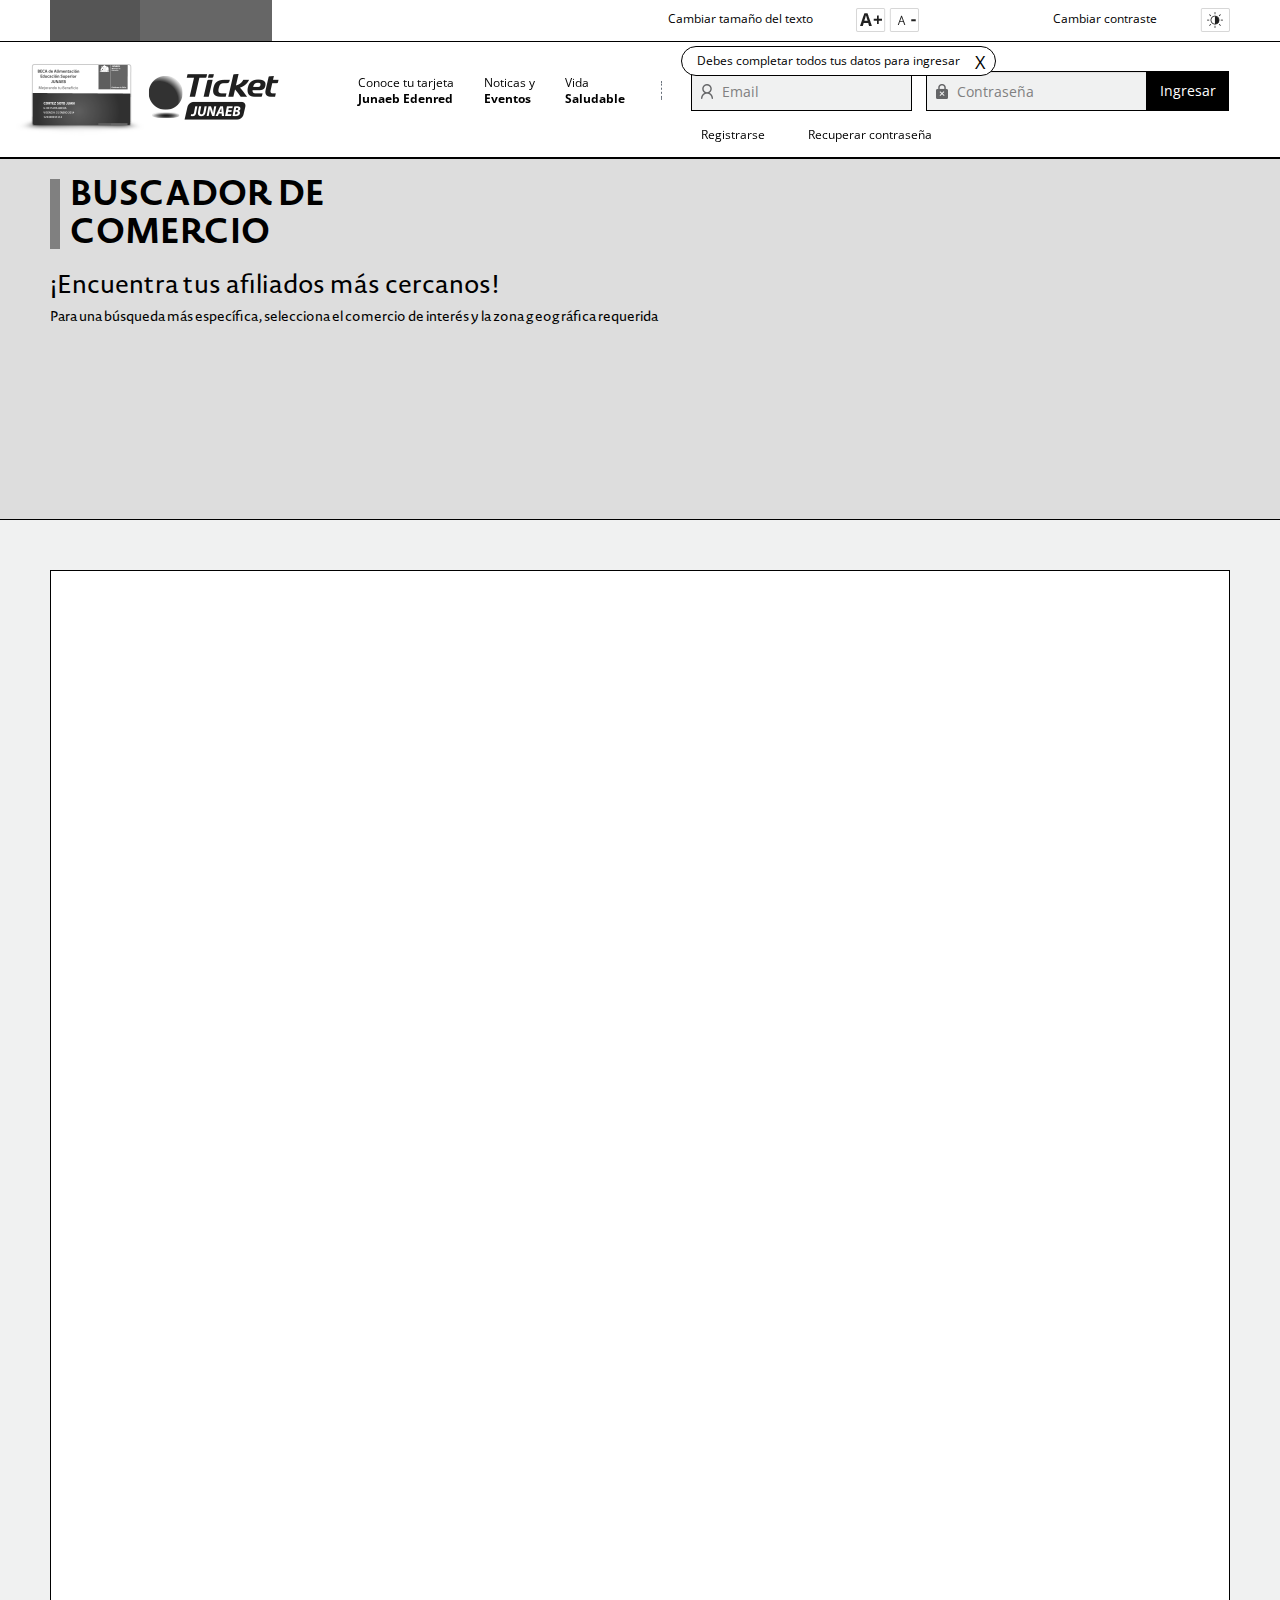
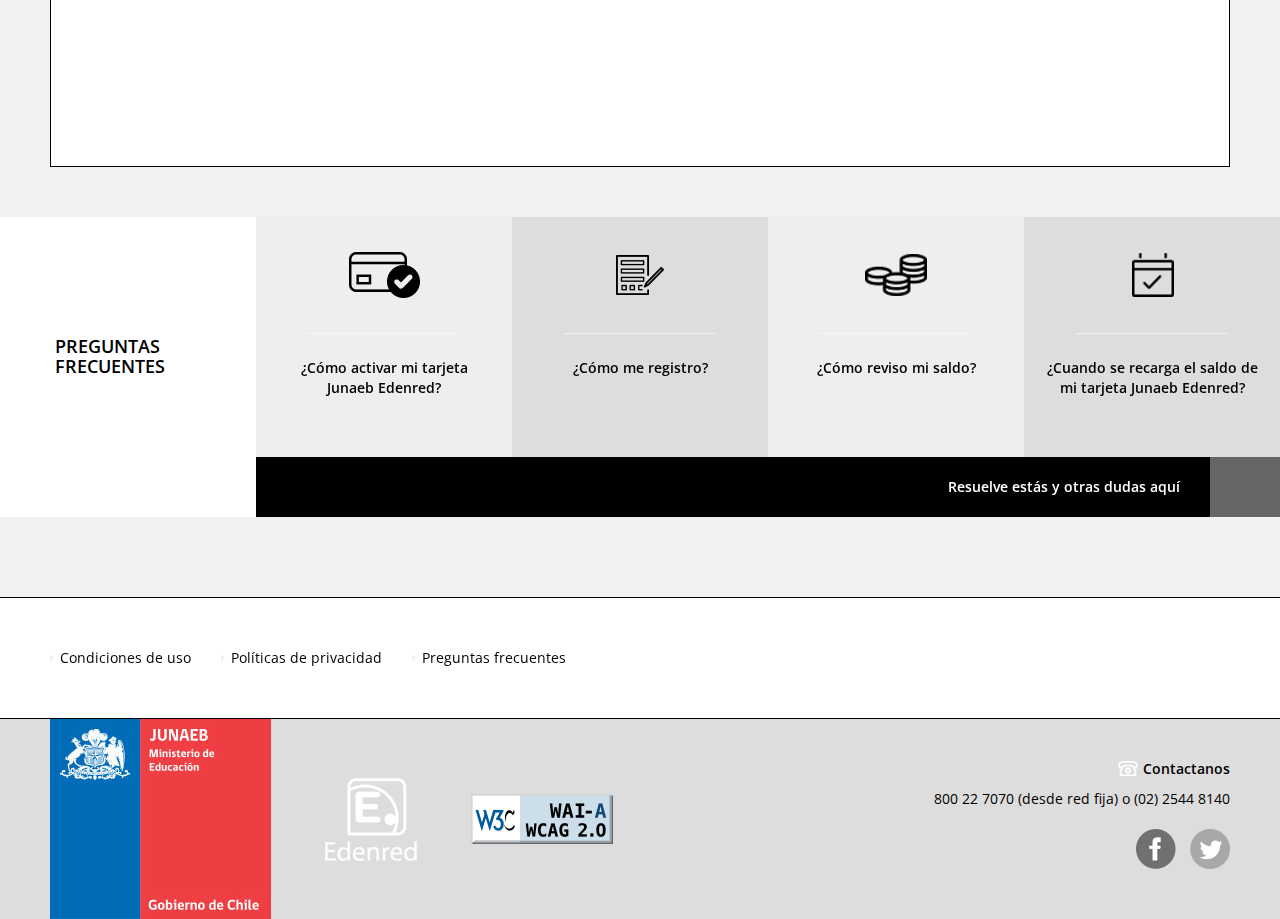
<file: BuscadorDeComercio.html>
<!DOCTYPE html>
<html>
  <head>
    <title>Demo</title>
    <meta charset="utf-8">
    <meta http-equiv="X-UA-Compatible" content="IE=edge,chrome=1">
      <meta name="description" content="Demo project">
    <meta name="viewport" content="width=device-width, initial-scale=1">

    <link href='https://fonts.googleapis.com/css?family=Open+Sans:400,300,300italic,400italic,600,600italic,700,700italic,800,800italic' rel='stylesheet' type='text/css'>

      <!-- <link href="css/Telerik.Web.UI.WebResource.axd" type="text/css" rel="stylesheet"> -->
    <link href="css/sfproject.min.css" type="text/css" rel="stylesheet">

    <!-- <link rel="stylesheet" href="reset.css"> -->
    <link rel="stylesheet" href="style.css">
    <link rel="stylesheet" href="contraste.css">

  </head>
  <body class="standard text-body contraste">  

    <!--  HEADER TICKET JUNAEB-ENDENRED -->
    <div class="header">
      <div id="barra-accesibilidad">
        <div class="container-fluid">
          <div class="row">
            <div class="col-md-4 pl-50">
              <div class="gob-color">
                <div class="blue-gob"></div>
                <div class="red-gob"></div>
              </div>
            </div>
            <div class="col-md-8 pr-50">
              <div class="manejadores">
                <span>Cambiar  tamaño del texto</span>
                <ul class="control-texto">
                  <li><a href="javascript:void(0);" class="increaseFont"><img src="images/btn-aumentar.png" alt="Aumentar tamaño del texto"></a></li>
                  <li><a href="javascript:void(0);" class="resetFont"><img src="images/btn-disminuir.png" alt="Disminuir tamaño del texto"></a></li>
                </ul>
                <span class="cambio-contraste">Cambiar contraste</span>
                <a href="javascript:void(0);" id="contraste"><img src="images/btn-contraste.png" alt="cambiar contraste del sitio"></a>
              </div>
            </div>
          </div>
        </div>
      </div>

      <div>

          <nav class="navbar navbar-endenred">
            <div class="container-fluid pl-50 pr-50">
              <div class="navbar-header">
                <button type="button" class="navbar-toggle collapsed" data-toggle="collapse" data-target="#navbar" aria-expanded="false" aria-controls="navbar">
                  <span class="sr-only">Toggle navigation</span>
                  <span class="icon-bar"></span>
                  <span class="icon-bar"></span>
                  <span class="icon-bar"></span>
                </button>
                <a id="ticketjunaeb" class="navbar-brand" href="#"><img src="images/LogoTicket-Junaeb.png" alt="Logo Beca Ticket Junaeb"></a>
              </div>
              <div id="navbar" class="navbar-collapse collapse no-padding navbar-right">
                <ul class="nav navbar-nav navbar menu-principal f12">
                  <li><a href="http://google.com" accesskey="2">Conoce tu tarjeta <span>Junaeb Edenred</span></a></li>
                  <li><a href="#">Noticas y <span>Eventos</span></a></li>
                  <li><a href="#">Vida <span>Saludable</span></a></li>
                </ul>
                <div class="navbar-form navbar-right formulario-login">
            <div class="msg-login-error">
              Debes completar todos tus datos para ingresar
              <span class="close-msg">X</span>
            </div>
                  <div class="form-group">
                    <input type="text" placeholder="Email" class="form-control mr-10" id="usuario">
                  </div>
                  <div class="form-group fix-login-btn">
                    <input type="password" placeholder="Contraseña" class="form-control" id="password">
                  </div>
                  <button type="submit" class="btn btn-yellow ">Ingresar</button>
                  <div id="recuperar" class="f12">
                    <a href="#">Registrarse </a>
                    <a href="#">Recuperar contraseña </a>
                  </div>
                </div>
              </div><!--/.navbar-collapse -->
            </div>
          </nav>

      </div>

    </div> <!-- FIN HEADER TICKET JUNAEB-ENDENRED -->

    <!-- CONTENIDO TICKET JUNAEB-ENDENRED -->
    <div class="contenido-principal paginas">
      <div class="header-buscador-comercio">
        <div class="container-fluid">
          <div class="row">
            <div class="col-md-12 pl-50 pr-50">
              <h2>Buscador de Comercio</h2>
              <div class="bajada-buscador">
                <h3>¡Encuentra tus afiliados más cercanos!</h3>
                <p>Para una búsqueda más específica, selecciona el comercio de interés y la zona geográfica requerida</p>
              </div>
            </div>
          </div>
        </div>
      </div>
      <div class="area-iframe">
        <div class="container-fluid">
          <div class="row">
            <div class="col-md-12 pl-50 pr-50">
              <div id="buscacomercio">
                <iframe src="http://searchv2.edenred.com/?CountryID=22&ProductID=2&LangueID=1" scrolling="no" frameborder="0"></iframe>
              </div>
            </div>
          </div>
        </div>
      </div>

      <div id="fourth-section">
        <div class="container-fluid">
          <div class="row">
            <div class="titulo-faq">
              <h3>Preguntas Frecuentes</h3>
            </div>
            <div class="listado-faq">
              <a href="#" class="box-faq faq1">
                <img src="images/faq1.png" alt="descripcion 1">
                <p class="f14">¿Cómo activar mi tarjeta Junaeb Edenred?</p>
              </a>
              <a href="#" class="box-faq faq2 bg-black">
                <img src="images/faq2.png" alt="descripcion 2">
                <p class="f14">¿Cómo me registro?</p>
              </a>
              <a href="#" class="box-faq faq3">
                <img src="images/faq3.png" alt="descripcion 3">
                <p class="f14">¿Cómo reviso mi saldo?</p>
              </a>
              <a href="#" class="box-faq faq4">
                <img src="images/faq4.png" alt="descripcion 4">
                <p class="f14">¿Cuando se recarga el saldo de mi tarjeta Junaeb Edenred?</p>
              </a>
              <a href="#" class="btn btn-yellow btn-arrow btn-block">Resuelve estás y otras dudas aquí</a>
            </div>

          </div>
        </div>
      </div>

    </div><!-- FIN CONTENIDO TICKET JUNAEB-ENDENRED -->

    <!-- FOOTER TICKET JUNAEB-ENDENRED -->
    <div id="footer-junaeb">
      <div class="foot1">
        <div class="container-fluid">
          <div class="row">
            <div class="col-md-8 pl-50">
              <ul class="menu-footer">
                  <li><a href="#">Condiciones de uso</a></li>
                  <li><a href="#">Políticas de privacidad</a></li>
                  <li><a href="#">Preguntas frecuentes</a></li>
              </ul>
            </div>
          </div>
        </div>
      </div>
      <div class="foot2">
        <div class="container-fluid">
          <div class="row">
            <div class="col-md-8 pl-50 logos-footer">
              <span><img src="images/logo-junaeb.jpg" alt="Logo Junaeb - Gobierno de Chile"></span>
              <span class="logo-edenred"><img src="images/logo-edenred.png" alt="Logo Edenred"></span>
              <span class="logo-w3"><img src="images/accesibilidad.png" alt="Logo W3C - Accesibilidad"></span>
            </div>
            <div class="col-md-4 pr-50">
              <div class="datos-contacto f14">
                <span>Contactanos</span>
                 <p>800 22 7070 (desde red fija) o (02) 2544 8140</p>
                 <a href="#"><img src="images/facebook.png" alt="facebook"></a>
                 <a href="#"><img src="images/twitter.png" alt="twitter"></a>
              </div>
            </div>
          </div>
        </div>
      </div>
    </div><!-- FIN FOOTER TICKET JUNAEB-ENDENRED -->


  </body>
  <!-- jQuery (necessary for Bootstrap's JavaScript plugins) -->
    <script src="https://ajax.googleapis.com/ajax/libs/jquery/1.11.3/jquery.min.js"></script>
    <!-- Include all compiled plugins (below), or include individual files as needed -->
    <script src="js/bootstrap.min.js"></script>
    <script src="resize-text.js"></script>
    <!-- Ocultar mensaje de error al click -->
    <script>
      $('.msg-login-error').on('click', function () {
        $(this).addClass('hidden')
    });
    </script>
</html>
</file>
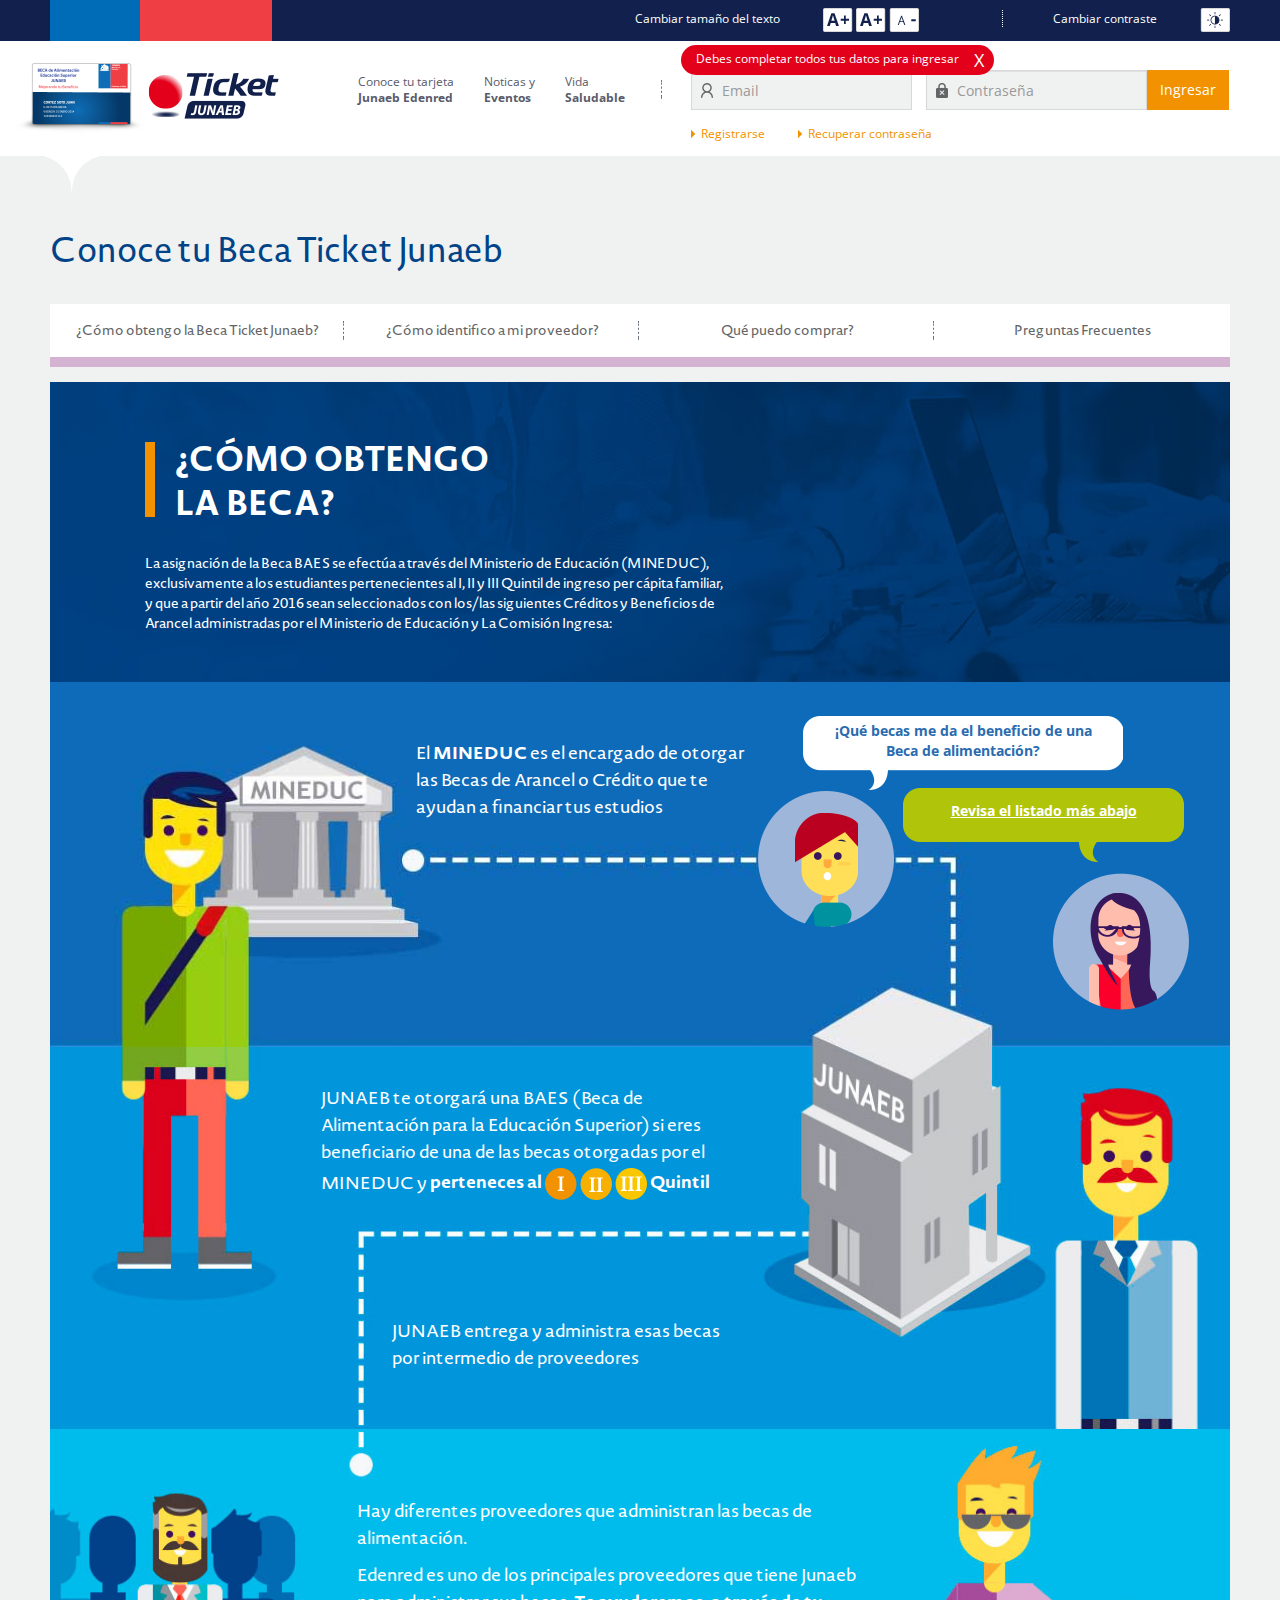
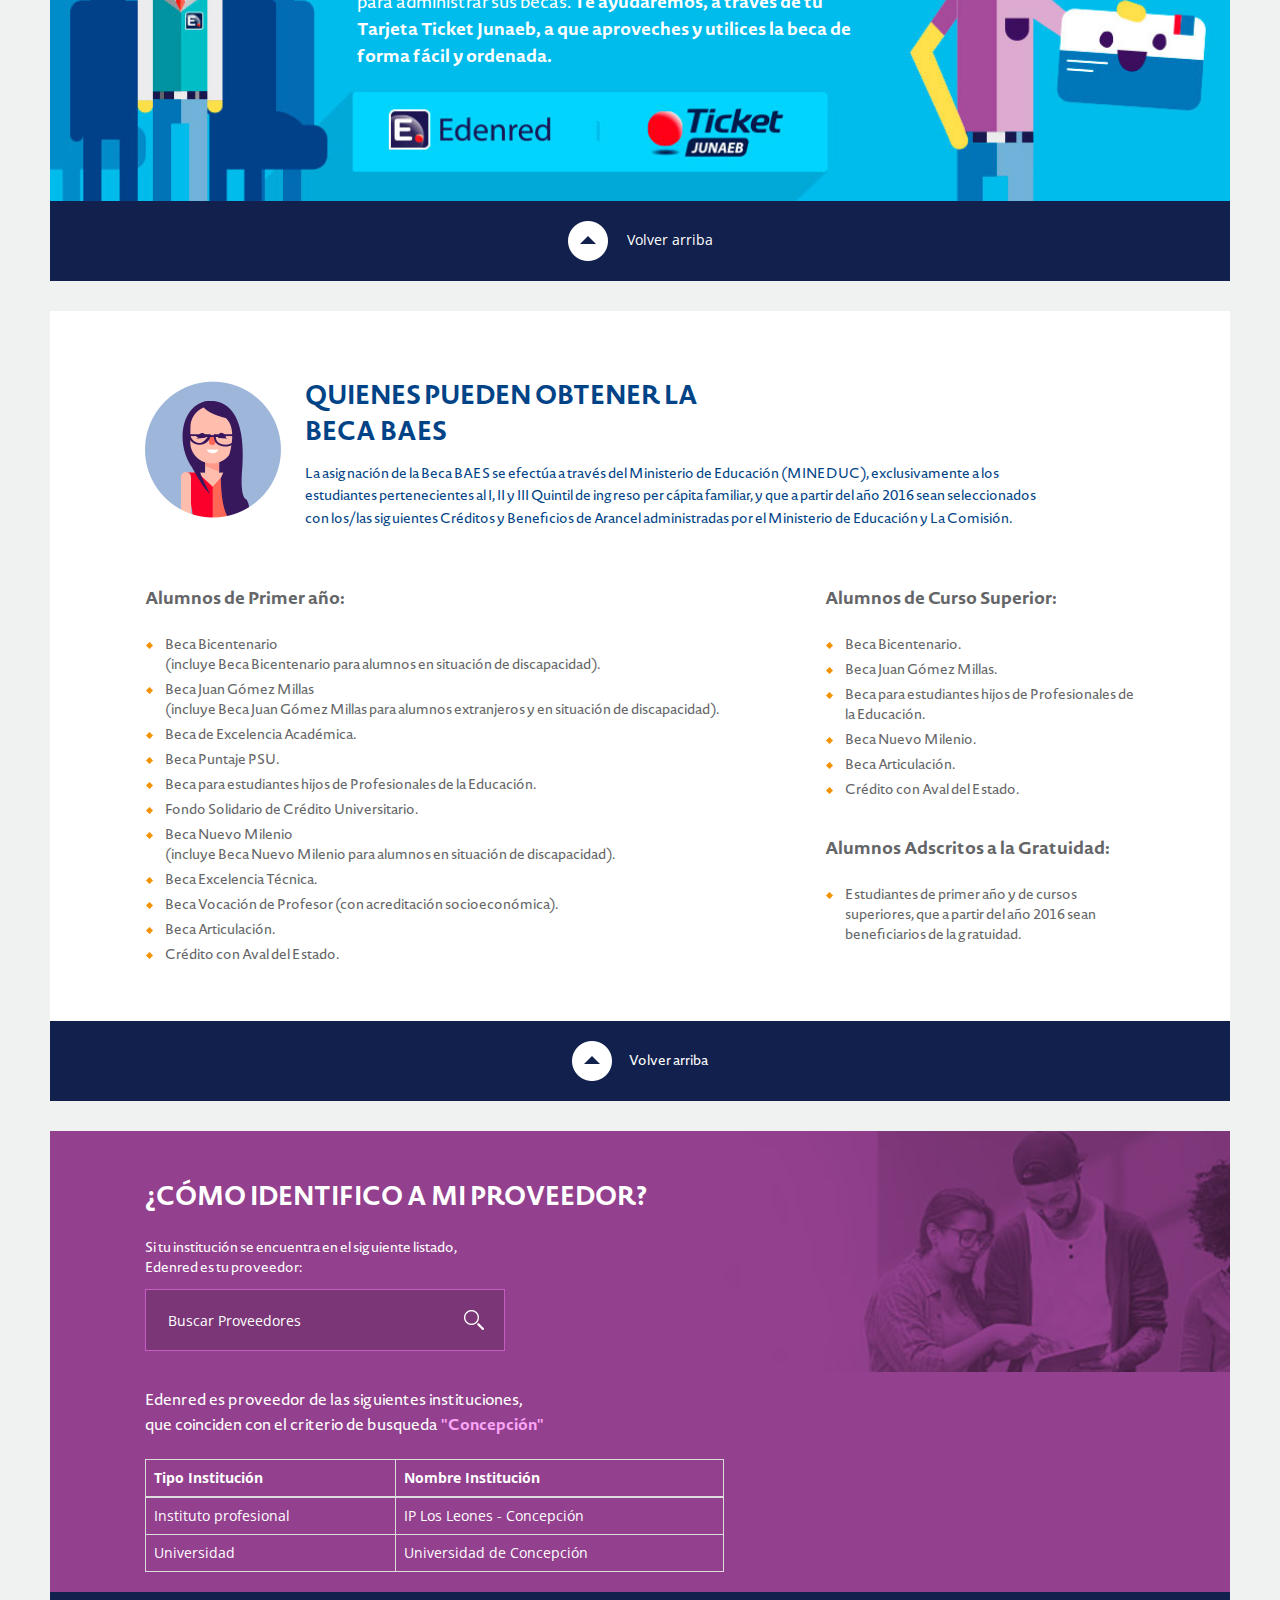
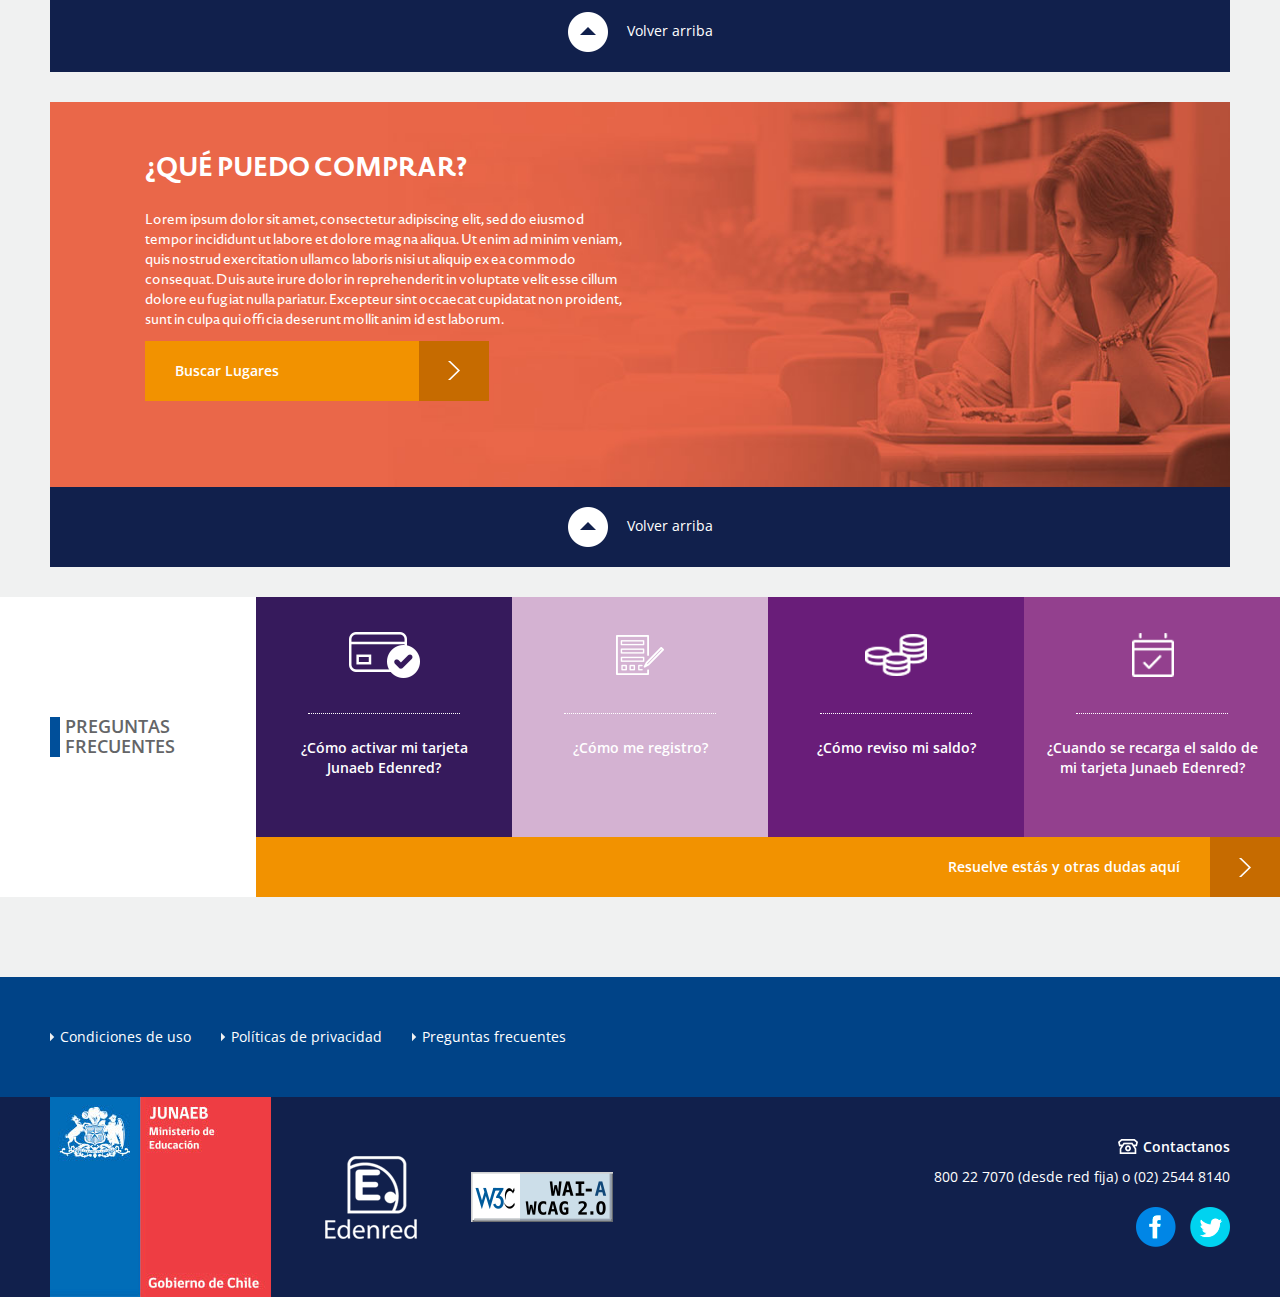
<file: ConoceTuBeca.html>
<!DOCTYPE html>
<html>
  <head>
    <title>Demo</title>
    <meta charset="utf-8">
    <meta http-equiv="X-UA-Compatible" content="IE=edge,chrome=1">
      <meta name="description" content="Demo project">
    <meta name="viewport" content="width=device-width, initial-scale=1">

    <link href='https://fonts.googleapis.com/css?family=Open+Sans:400,300,300italic,400italic,600,600italic,700,700italic,800,800italic' rel='stylesheet' type='text/css'>

      <!-- <link href="css/Telerik.Web.UI.WebResource.axd" type="text/css" rel="stylesheet"> -->
    <link href="css/sfproject.min.css" type="text/css" rel="stylesheet">

    <!-- <link rel="stylesheet" href="reset.css"> -->
    <link rel="stylesheet" href="style.css">
    <link rel="stylesheet" href="conoce-tu-beca.css">
    <link rel="stylesheet" href="media.css">
    <link rel="stylesheet" href="contraste.css">

  </head>
  <body class="standard text-body">

    <!--  HEADER TICKET JUNAEB-ENDENRED -->
    <div class="header">
      <div id="barra-accesibilidad">
        <div class="container-fluid">
          <div class="row">
            <div class="col-md-4 pl-50">
              <div class="gob-color">
                <div class="blue-gob"></div>
                <div class="red-gob"></div>
              </div>
            </div>
            <div class="col-md-8 pr-50">
              <div class="manejadores">
                <span>Cambiar  tamaño del texto</span>
                <ul class="control-texto">
                  <li><a href="javascript:void(0);" class="increaseFont"><img src="images/btn-aumentar.png" alt="Aumentar tamaño del texto"></a></li>
                  <li><a href="javascript:void(0);" class="increaseFont"><img src="images/btn-aumentar.png" alt="Aumentar tamaño del texto"></a></li>
                  <li><a href="javascript:void(0);" class="resetFont"><img src="images/btn-disminuir.png" alt="Disminuir tamaño del texto"></a></li>
                </ul>
                <span class="cambio-contraste">Cambiar contraste</span>
                <a href="javascript:void(0);" id="contraste"><img src="images/btn-contraste.png" alt="cambiar contraste del sitio"></a>
              </div>
            </div>
          </div>
        </div>
      </div>

      <div>

          <nav class="navbar navbar-endenred">
            <div class="container-fluid pl-50 pr-50">
              <div class="navbar-header">
                <button type="button" class="navbar-toggle collapsed" data-toggle="collapse" data-target="#navbar" aria-expanded="false" aria-controls="navbar">
                  <span class="sr-only">Toggle navigation</span>
                  <span class="icon-bar"></span>
                  <span class="icon-bar"></span>
                  <span class="icon-bar"></span>
                </button>
                <a id="ticketjunaeb" class="navbar-brand" href="#"><img src="images/LogoTicket-Junaeb.png" alt="Logo Beca Ticket Junaeb"></a>
              </div>
              <div id="navbar" class="navbar-collapse collapse no-padding navbar-right">
                <ul class="nav navbar-nav navbar menu-principal f12">
                  <li><a href="http://google.com" accesskey="2">Conoce tu tarjeta <span>Junaeb Edenred</span></a></li>
                  <li><a href="#">Noticas y <span>Eventos</span></a></li>
                  <li><a href="#">Vida <span>Saludable</span></a></li>
                </ul>
                <div class="navbar-form navbar-right formulario-login">
            <div class="msg-login-error">
              Debes completar todos tus datos para ingresar
              <span class="close-msg">X</span>
            </div>
                  <div class="form-group">
                    <input type="text" placeholder="Email" class="form-control mr-10" id="usuario">
                  </div>
                  <div class="form-group fix-login-btn">
                    <input type="password" placeholder="Contraseña" class="form-control" id="password">
                  </div>
                  <button type="submit" class="btn btn-yellow ">Ingresar</button>
                  <div id="recuperar" class="f12">
                    <a href="#">Registrarse </a>
                    <a href="#">Recuperar contraseña </a>
                  </div>
                </div>
              </div><!--/.navbar-collapse -->
            </div>
          </nav>

      </div>

    </div> <!-- FIN HEADER TICKET JUNAEB-ENDENRED -->

    <!-- CONTENIDO TICKET JUNAEB-ENDENRED -->
    <div class="contenido-principal paginas">
      <div class="container-fluid">
        <div class="row">
          <div class="col-md-12 pl-50 pr-50">
            <h2>Conoce tu Beca Ticket Junaeb</h2>
            <nav class="page" id="menu-conoce">
              <ul>
                  <li><a href="#como-obtengo-beca">¿Cómo obtengo la Beca Ticket Junaeb? </a></li>
                  <li><a href="#como-identifico-proveedor">¿Cómo identifico a mi proveedor? </a></li>
                  <li><a href="#que-puedo-comprar">Qué puedo comprar? </a></li>
                  <li><a href="#fourth-section">Preguntas Frecuentes </a></li>
              </ul>
            </nav>

            <div id="como-obtengo-beca">
              <div class="head-como">
                <div class="col-md-7">
                  <div class="box-como-identifico">
                    <h3 class="tit-especial">¿Cómo obtengo la Beca?</h3>
                    <p>La asignación de la Beca BAES se efectúa a través del Ministerio de Educación (MINEDUC), exclusivamente a los estudiantes pertenecientes al I, II y III Quintil de ingreso per cápita familiar, y que a partir del año 2016 sean seleccionados con los/las siguientes Créditos y Beneficios de Arancel administradas por el Ministerio de Educación y La Comisión Ingresa:</p>
                  </div>
                </div>
              </div>
              <div class="bg-conoce box1">
                <img src="images/conoce1.jpg" class="full-bg no-mobile">
                <img src="images/conoce1-mobile.jpg" class="full-bg only-mobile">
                <div class="float-box">
                  <div class="float1">
                    <p>El  <strong>MINEDUC</strong> es el  encargado de otorgar las Becas de Arancel o Crédito que te ayudan  a financiar tus  estudios</p>
                  </div>
                </div>
                <div class="quest1">
                  <p class="quest1-txt">¡Qué becas me da el beneficio de una Beca de alimentación?</p>
                  <img src="images/quest1.png" alt="">
                </div>
                <div class="quest2">
                  <p class="quest2-txt">Revisa el listado más abajo </p>
                  <img src="images/quest2.png" alt="">
                </div>
              </div>
              <div class="bg-conoce">
                <img src="images/conoce2.jpg" class="full-bg no-mobile">
                <img src="images/conoce2-mobile.jpg" class="full-bg only-mobile">
                <div class="float-box">
                  <div class="float2a">
                    <p>JUNAEB te otorgará una BAES (Beca de Alimentación para la Educación Superior) si eres beneficiario de una de las becas otorgadas por el MINEDUC  y <strong> perteneces al
                    <img src="images/quintil1.png"> <img src="images/quintil2.png"> <img src="images/quintil3.png"> Quintil</strong></p>
                  </div>
                  <div class="float2b">
                    <p>JUNAEB entrega  y administra esas becas  por intermedio de proveedores </p>
                  </div>
                </div>
              </div>
              <div class="bg-conoce box3">
                <img src="images/conoce3.jpg" class="full-bg no-mobile">
                <img src="images/conoce3-mobile.jpg" class="full-bg only-mobile">
                <div class="float-box">
                  <div class="float3">
                    <p>Hay diferentes proveedores que administran las becas de alimentación.</p>
                    <p>Edenred es uno de los principales proveedores que tiene Junaeb para administrar sus becas.<strong> Te ayudaremos, a través de tu Tarjeta Ticket Junaeb, a que aproveches y utilices la beca de forma fácil y ordenada.</strong></p>
                  </div>


                </div>
              </div>


              <a href="#menu-conoce" class="volver-arriba"><img src="images/volver-arriba.png" alt=""> Volver arriba</a>
            </div>

            <div id="quienes-pueden-obtener">
              <div class="layout-quienes-pueden">
                <div class="col-md-12">
                  <div class="header-quienes-pueden">
                    <h3>Quienes pueden obtener la beca BAES</h3>
                    <p>La asignación de la Beca BAES se efectúa a través del Ministerio de Educación (MINEDUC), exclusivamente a los estudiantes pertenecientes al I, II y III Quintil de ingreso per cápita familiar, y que a partir del año 2016 sean seleccionados con los/las siguientes Créditos y Beneficios de Arancel  administradas por el Ministerio de Educación y La Comisión.</p>
                  </div>
                </div>
                <div class="col-md-8">
                  <h4>Alumnos de Primer año:</h4>
                  <ul class="listado-quienes">
                      <li>Beca Bicentenario <br>
                      (incluye Beca Bicentenario para alumnos en situación de discapacidad).</li>
                      <li>Beca Juan Gómez Millas <br>
                      (incluye Beca Juan Gómez Millas para alumnos extranjeros y en situación de discapacidad).</li>
                      <li>Beca de Excelencia Académica.</li>
                      <li>Beca Puntaje PSU.</li>
                      <li>Beca para estudiantes hijos de Profesionales de la Educación.</li>
                      <li>Fondo Solidario de Crédito Universitario.</li>
                      <li>Beca Nuevo Milenio <br>
                      (incluye Beca Nuevo Milenio para alumnos en situación de discapacidad).</li>
                      <li>Beca Excelencia Técnica.</li>
                      <li>Beca Vocación de Profesor (con acreditación socioeconómica).</li>
                      <li>Beca Articulación.</li>
                      <li>Crédito con Aval del Estado.</li>
                  </ul>
                </div>
                <div class="col-md-4">
                  <h4>Alumnos de Curso Superior:</h4>
                  <ul class="listado-quienes">
                      <li>Beca Bicentenario.</li>
                      <li>Beca Juan Gómez Millas.</li>
                      <li>Beca para estudiantes hijos de Profesionales de la Educación.</li>
                      <li>Beca Nuevo Milenio.</li>
                      <li>Beca Articulación.</li>
                      <li>Crédito con Aval del Estado. </li>
                  </ul>
                  <h4>Alumnos Adscritos a la Gratuidad:</h4>
                  <ul class="listado-quienes">
                      <li>Estudiantes de primer año y de cursos superiores, que a partir del año 2016 sean beneficiarios de la gratuidad.</li>
                  </ul>
                </div>
              </div>
              <a href="#menu-conoce" class="volver-arriba"><img src="images/volver-arriba.png" alt=""> Volver arriba</a>
            </div>

            <div id="como-identifico-proveedor">
              <div class="identificar-proveedor">
                <div class="col-md-7">
                  <div class="box-como-identifico">
                    <h3>¿Cómo identifico a mi proveedor?</h3>
                    <p>Si tu institución se encuentra en el siguiente listado, <br>Edenred es tu proveedor:</p>

                    <div id="" class="buscador-conoce-beca">
                      <fieldset  class="sfsearchBox">
                          <input  type="text" class="sfsearchTxt" placeholder="Buscar Proveedores"/>
                          <input type="submit" value="Búsqueda" onclick="return false;" class="sfsearchSubmit" />
                      </fieldset>
                    </div>
                    <div id="resultado-busqueda-proveedor">
                      <p>Edenred es proveedor de las siguientes instituciones,</p>
                      <p>que coinciden con el criterio de busqueda <span>"Concepción"</span></p>
                      <table class="table table-bordered">
                        <thead>
                          <tr>
                            <th>Tipo Institución</th>
                            <th>Nombre Institución</th>
                          </tr>
                        </thead>
                        <tbody>
                          <tr>
                            <td>Instituto profesional</td>
                            <td>IP Los Leones - Concepción</td>
                          </tr>
                          <tr>
                            <td>Universidad</td>
                            <td>Universidad de Concepción</td>
                          </tr>
                        </tbody>
                      </table>
                    </div>
                  </div>
                </div>
              </div>
              <a href="#menu-conoce" class="volver-arriba"><img src="images/volver-arriba.png" alt=""> Volver arriba</a>
            </div>

            <div id="que-puedo-comprar">
              <div class="back-que-comprar">
                <div class="col-md-6">
                  <div class="box-como-identifico">
                    <h3>¿Qué puedo comprar?</h3>
                    <p>Lorem ipsum dolor sit amet, consectetur adipiscing elit, sed do eiusmod tempor incididunt ut labore et dolore magna aliqua. Ut enim ad minim veniam, quis nostrud exercitation ullamco laboris nisi ut aliquip ex ea commodo consequat. Duis aute irure dolor in reprehenderit in voluptate velit esse cillum dolore eu fugiat nulla pariatur. Excepteur sint occaecat cupidatat non proident, sunt in culpa qui officia deserunt mollit anim id est laborum.</p>

                    <a href="#" class="btn btn-arrow btn-yellow btn-block">Buscar Lugares</a>
                  </div>
                </div>
              </div>
              <a href="#menu-conoce" class="volver-arriba"><img src="images/volver-arriba.png" alt=""> Volver arriba</a>
            </div>

          </div>

        </div>
      </div>

      <div id="fourth-section">
        <div class="container-fluid">
          <div class="row">
            <div class="titulo-faq">
              <h3>Preguntas Frecuentes</h3>
            </div>
            <div class="listado-faq">
              <a href="#" class="box-faq faq1">
                <img src="images/faq1.png" alt="descripcion 1">
                <p class="f14">¿Cómo activar mi tarjeta Junaeb Edenred?</p>
              </a>
              <a href="#" class="box-faq faq2 bg-black">
                <img src="images/faq2.png" alt="descripcion 2">
                <p class="f14">¿Cómo me registro?</p>
              </a>
              <a href="#" class="box-faq faq3">
                <img src="images/faq3.png" alt="descripcion 3">
                <p class="f14">¿Cómo reviso mi saldo?</p>
              </a>
              <a href="#" class="box-faq faq4">
                <img src="images/faq4.png" alt="descripcion 4">
                <p class="f14">¿Cuando se recarga el saldo de mi tarjeta Junaeb Edenred?</p>
              </a>
              <a href="#" class="btn btn-yellow btn-arrow btn-block">Resuelve estás y otras dudas aquí</a>
            </div>

          </div>
        </div>
      </div>

    </div><!-- FIN CONTENIDO TICKET JUNAEB-ENDENRED -->

    <!-- FOOTER TICKET JUNAEB-ENDENRED -->
    <div id="footer-junaeb">
      <div class="foot1">
        <div class="container-fluid">
          <div class="row">
            <div class="col-md-8 pl-50">
              <ul class="menu-footer">
                  <li><a href="#">Condiciones de uso</a></li>
                  <li><a href="#">Políticas de privacidad</a></li>
                  <li><a href="#">Preguntas frecuentes</a></li>
              </ul>
            </div>
          </div>
        </div>
      </div>
      <div class="foot2">
        <div class="container-fluid">
          <div class="row">
            <div class="col-md-8 pl-50 logos-footer">
              <span><img src="images/logo-junaeb.jpg" alt="Logo Junaeb - Gobierno de Chile"></span>
              <span class="logo-edenred"><img src="images/logo-edenred.png" alt="Logo Edenred"></span>
              <span class="logo-w3"><img src="images/accesibilidad.png" alt="Logo W3C - Accesibilidad"></span>
            </div>
            <div class="col-md-4 pr-50">
              <div class="datos-contacto f14">
                <span>Contactanos</span>
                 <p>800 22 7070 (desde red fija) o (02) 2544 8140</p>
                 <a href="#"><img src="images/facebook.png" alt="facebook"></a>
                 <a href="#"><img src="images/twitter.png" alt="twitter"></a>
              </div>
            </div>
          </div>
        </div>
      </div>
    </div><!-- FIN FOOTER TICKET JUNAEB-ENDENRED -->


  </body>
  <!-- jQuery (necessary for Bootstrap's JavaScript plugins) -->
    <script src="https://ajax.googleapis.com/ajax/libs/jquery/1.11.3/jquery.min.js"></script>
    <!-- Include all compiled plugins (below), or include individual files as needed -->
    <script src="js/bootstrap.min.js"></script>
    <script src="resize-text.js"></script>
    <!-- Ocultar mensaje de error al click -->
    <script>
      $('.msg-login-error').on('click', function () {
        $(this).addClass('hidden')
    });
    </script>
</html>
</file>
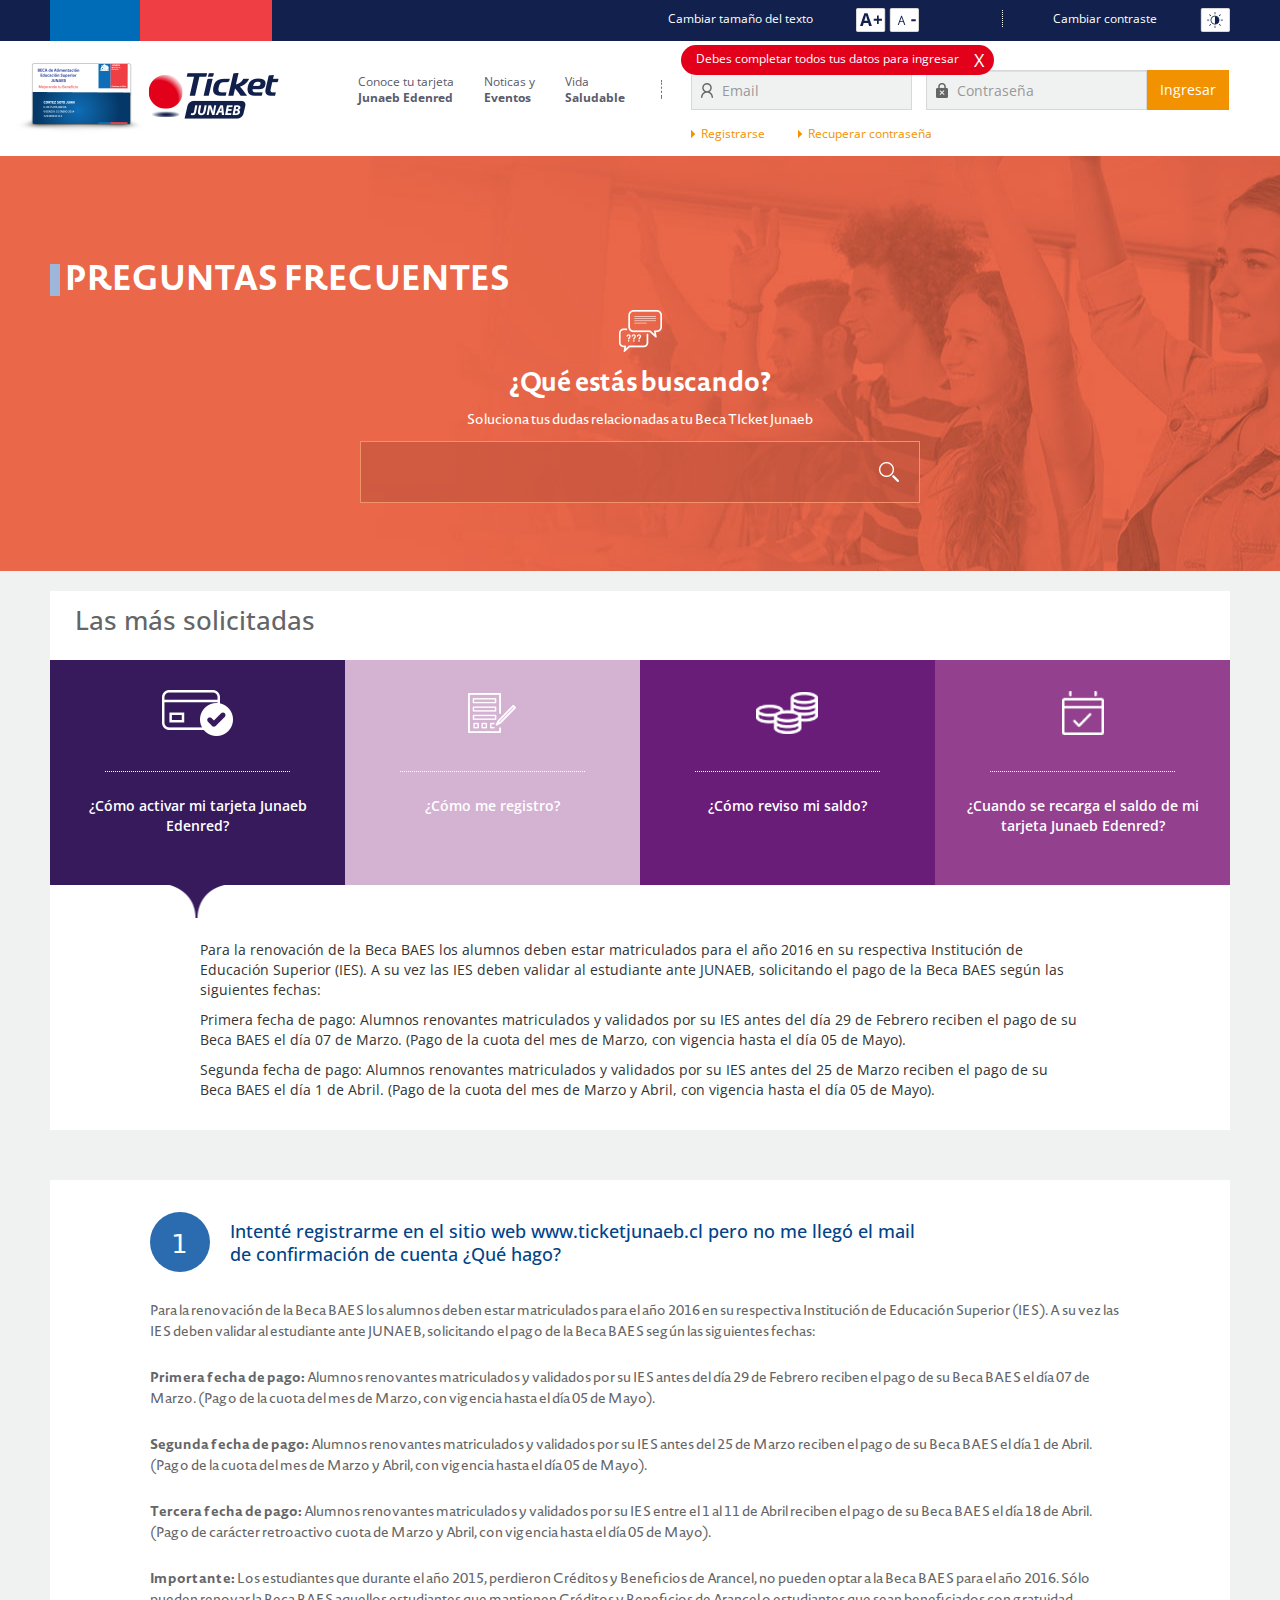
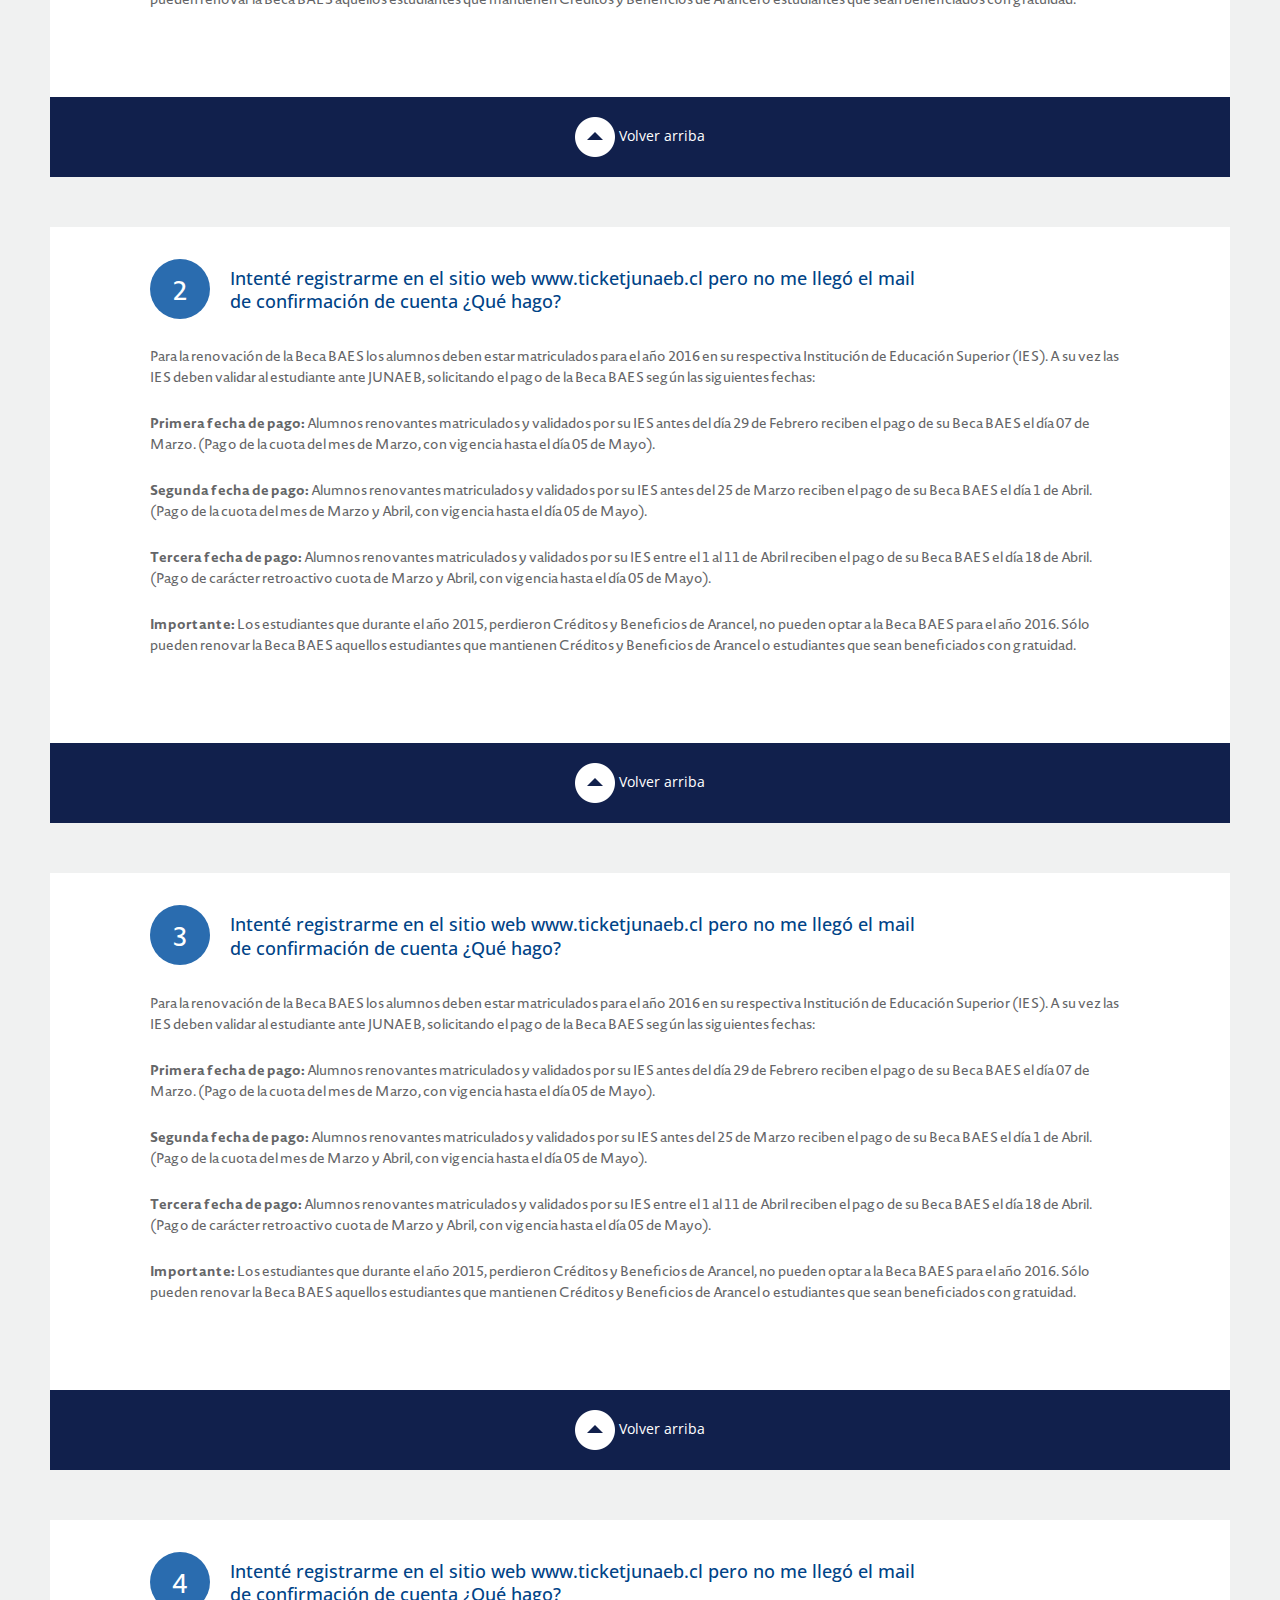
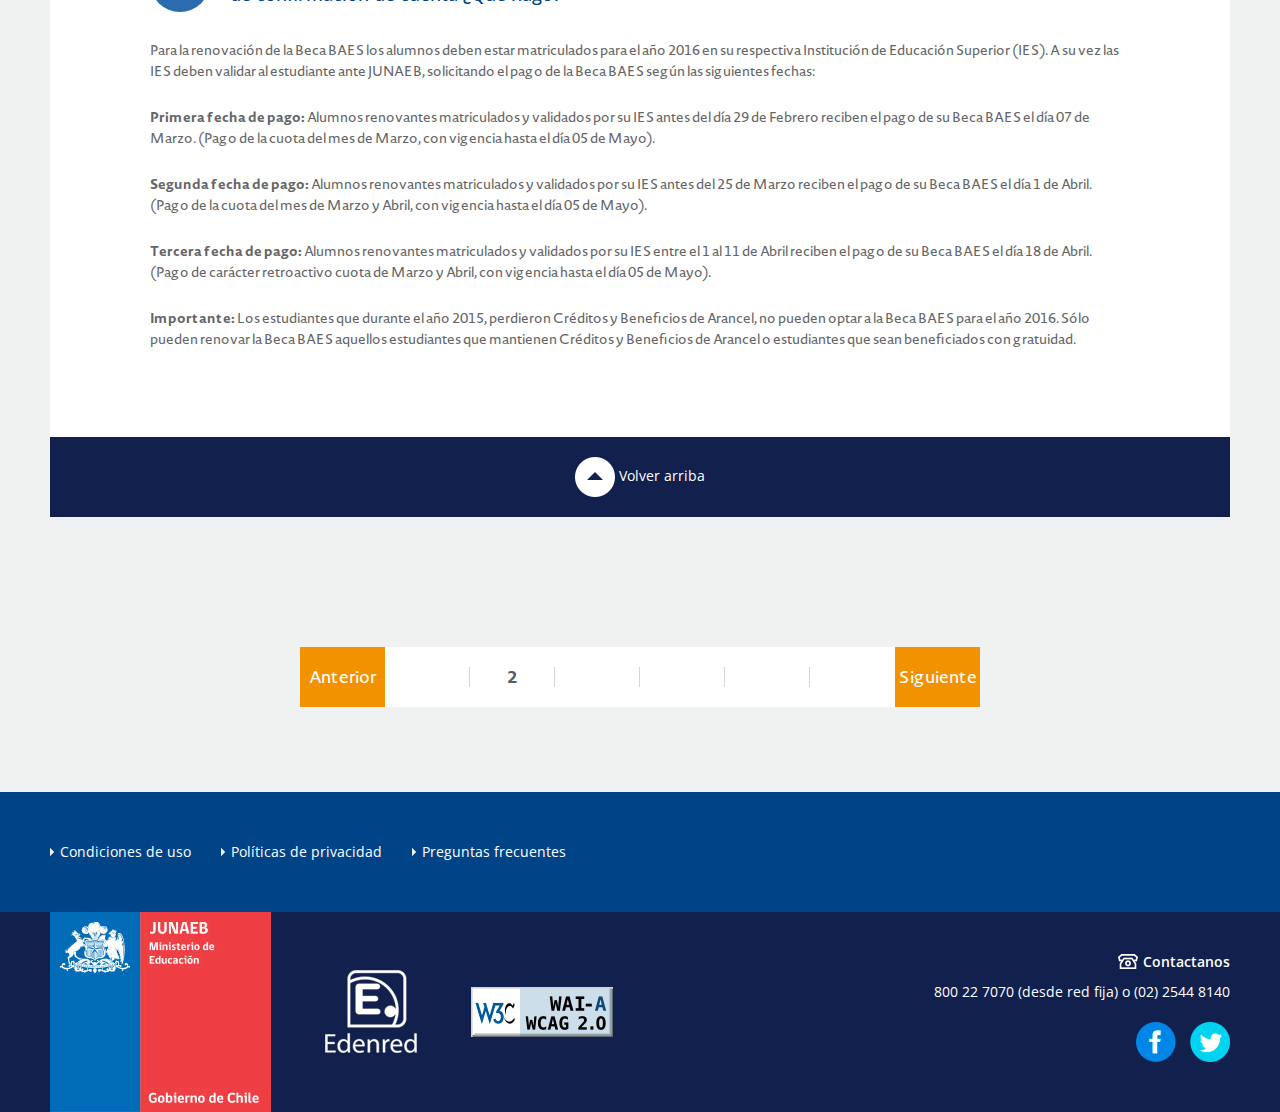
<file: PreguntasFrecuentes.html>
<!DOCTYPE html>
<html>
  <head>
    <title>Demo</title>
    <meta charset="utf-8">
    <meta http-equiv="X-UA-Compatible" content="IE=edge,chrome=1">
      <meta name="description" content="Demo project">
    <meta name="viewport" content="width=device-width, initial-scale=1">

    <link href='https://fonts.googleapis.com/css?family=Open+Sans:400,300,300italic,400italic,600,600italic,700,700italic,800,800italic' rel='stylesheet' type='text/css'>

      <!-- <link href="css/Telerik.Web.UI.WebResource.axd" type="text/css" rel="stylesheet"> -->
    <link href="css/sfproject.min.css" type="text/css" rel="stylesheet">

    <!-- <link rel="stylesheet" href="reset.css"> -->
    <link rel="stylesheet" href="style.css">
    <link rel="stylesheet" href="PreguntasFrecuentes.css">
    <link rel="stylesheet" href="media.css">

  </head>
  <body class="standard text-body">

    <!--  HEADER TICKET JUNAEB-ENDENRED -->
    <div class="header">
      <div id="barra-accesibilidad">
        <div class="container-fluid">
          <div class="row">
            <div class="col-md-4 pl-50">
              <div class="gob-color">
                <div class="blue-gob"></div>
                <div class="red-gob"></div>
              </div>
            </div>
            <div class="col-md-8 pr-50">
              <div class="manejadores">
                <span>Cambiar  tamaño del texto</span>
                <ul class="control-texto">
                  <li><a href="javascript:void(0);" class="increaseFont"><img src="images/btn-aumentar.png" alt="Aumentar tamaño del texto"></a></li>
                  <li><a href="javascript:void(0);" class="resetFont"><img src="images/btn-disminuir.png" alt="Disminuir tamaño del texto"></a></li>
                </ul>
                <span class="cambio-contraste">Cambiar contraste</span>
                <a href="javascript:void(0);" id="contraste"><img src="images/btn-contraste.png" alt="cambiar contraste del sitio"></a>
              </div>
            </div>
          </div>
        </div>
      </div>

      <div>

          <nav class="navbar navbar-endenred">
            <div class="container-fluid pl-50 pr-50">
              <div class="navbar-header">
                <button type="button" class="navbar-toggle collapsed" data-toggle="collapse" data-target="#navbar" aria-expanded="false" aria-controls="navbar">
                  <span class="sr-only">Toggle navigation</span>
                  <span class="icon-bar"></span>
                  <span class="icon-bar"></span>
                  <span class="icon-bar"></span>
                </button>
                <a id="ticketjunaeb" class="navbar-brand" href="#"><img src="images/LogoTicket-Junaeb.png" alt="Logo Beca Ticket Junaeb"></a>
              </div>
              <div id="navbar" class="navbar-collapse collapse no-padding navbar-right">
                <ul class="nav navbar-nav navbar menu-principal f12">
                  <li><a href="http://google.com" accesskey="2">Conoce tu tarjeta <span>Junaeb Edenred</span></a></li>
                  <li><a href="#">Noticas y <span>Eventos</span></a></li>
                  <li><a href="#">Vida <span>Saludable</span></a></li>
                </ul>
                <div class="navbar-form navbar-right formulario-login">
            <div class="msg-login-error">
              Debes completar todos tus datos para ingresar
              <span class="close-msg">X</span>
            </div>
                  <div class="form-group">
                    <input type="text" placeholder="Email" class="form-control mr-10" id="usuario">
                  </div>
                  <div class="form-group fix-login-btn">
                    <input type="password" placeholder="Contraseña" class="form-control" id="password">
                  </div>
                  <button type="submit" class="btn btn-yellow ">Ingresar</button>
                  <div id="recuperar" class="f12">
                    <a href="#">Registrarse </a>
                    <a href="#">Recuperar contraseña </a>
                  </div>
                </div>
              </div><!--/.navbar-collapse -->
            </div>
          </nav>

      </div>

    </div> <!-- FIN HEADER TICKET JUNAEB-ENDENRED -->

    <!-- CONTENIDO TICKET JUNAEB-ENDENRED -->
    <div class="contenido-principal paginas">
      <div class="header-faq" id="top-faq">
        <div class="container-fluid">
          <div class="row">
            <div class="col-md-12 pl-50 pr-50">
              <h2>Preguntas Frecuentes</h2>
              <div class="bajada-buscador-faq">
                <img src="images/icon-faq.png" alt="">
                <h3>¿Qué estás buscando?</h3>
                <p>Soluciona tus dudas relacionadas a tu Beca TIcket Junaeb</p>
                <div id="cph_nav_C004" class="buscador-faq">
                  <fieldset id="cph_nav_C004_ctl00_ctl00_main" class="sfsearchBox">
                      <input name="ctl00$cph_nav$C004$ctl00$ctl00$searchTextBox" type="text" id="cph_nav_C004_ctl00_ctl00_searchTextBox" class="sfsearchTxt" />
                      <input type="submit" name="ctl00$cph_nav$C004$ctl00$ctl00$searchButton" value="Búsqueda" onclick="return false;" id="cph_nav_C004_ctl00_ctl00_searchButton" class="sfsearchSubmit" />
                  </fieldset>
                </div>
              </div>
            </div>
          </div>
        </div>
      </div>
      <div class="">
        <div class="container-fluid">
          <div class="row">
            <div class="col-md-12 pl-50 pr-50">
              <div id="faq-solicitadas">
                  <h3>Las más solicitadas</h3>
                <!-- Nav tabs -->
                <ul class="nav nav-tabs faqnav" role="tablist">
                  <li role="presentation" class="active"><a href="#home" aria-controls="home" role="tab" data-toggle="tab" class="box-faq faq1">
                    <img src="images/faq1.png" alt="descripcion 1">
                  <p class="f14">¿Cómo activar mi tarjeta Junaeb Edenred?</p>
                  </a></li>
                  <li role="presentation"><a href="#profile" aria-controls="profile" role="tab" data-toggle="tab" class="box-faq faq2 bg-black">
                    <img src="images/faq2.png" alt="descripcion 2">
                  <p class="f14">¿Cómo me registro?</p>
                  </a></li>
                  <li role="presentation"><a href="#messages" aria-controls="messages" role="tab" data-toggle="tab" class="box-faq faq3">
                  <img src="images/faq3.png" alt="descripcion 3">
                  <p class="f14">¿Cómo reviso mi saldo?</p>
                  </a></li>
                  <li role="presentation"><a href="#settings" aria-controls="settings" role="tab" data-toggle="tab" class="box-faq faq4">
                  <img src="images/faq4.png" alt="descripcion 4">
                  <p class="f14">¿Cuando se recarga el saldo de mi tarjeta Junaeb Edenred?</p>
                  </a></li>
                </ul>

                <!-- Tab panes -->
                <div class="tab-content">
                  <div role="tabpanel" class="tab-pane active" id="home">
                    <p>Para la renovación de la Beca BAES los alumnos deben estar matriculados para el año 2016 en su respectiva Institución de Educación Superior (IES). A su vez las IES deben validar al estudiante ante JUNAEB, solicitando el pago de la Beca BAES según las siguientes fechas:</p>

                    <p>Primera fecha de pago: Alumnos renovantes matriculados y validados por su IES antes del día 29 de Febrero reciben el pago de su Beca BAES el día 07 de Marzo. (Pago de la cuota del mes de Marzo, con vigencia hasta el día 05 de Mayo).</p>

                    <p>Segunda fecha de pago: Alumnos renovantes matriculados y validados por su IES antes del 25 de Marzo reciben el pago de su Beca BAES el día 1 de Abril. (Pago de la cuota del mes de Marzo y Abril, con vigencia hasta el día 05 de Mayo).</p>
                  </div>
                  <div role="tabpanel" class="tab-pane" id="profile">
                    <p>Para la renovación de la Beca BAES los alumnos deben estar matriculados para el año 2016 en su respectiva Institución de Educación Superior (IES). A su vez las IES deben validar al estudiante ante JUNAEB, solicitando el pago de la Beca BAES según las siguientes fechas:</p>
                  </div>
                  <div role="tabpanel" class="tab-pane" id="messages">
                    <p>Para la renovación de la Beca BAES los alumnos deben estar matriculados para el año 2016 en su respectiva Institución de Educación Superior (IES). A su vez las IES deben validar al estudiante ante JUNAEB, solicitando el pago de la Beca BAES según las siguientes fechas:</p>
                  </div>
                  <div role="tabpanel" class="tab-pane" id="settings">
                    <p>Para la renovación de la Beca BAES los alumnos deben estar matriculados para el año 2016 en su respectiva Institución de Educación Superior (IES). A su vez las IES deben validar al estudiante ante JUNAEB, solicitando el pago de la Beca BAES según las siguientes fechas:</p>
                  </div>
                </div>
              </div>
              <!-- Loop pregunta frecuente -->
              <div class="caja-pregunta-frecuente">
                <h3><span>1</span>Intenté registrarme en el sitio web www.ticketjunaeb.cl pero no me llegó el mail de confirmación de cuenta ¿Qué hago?</h3>

                <p>Para la renovación de la Beca BAES los alumnos deben estar matriculados para el año 2016 en su respectiva Institución de Educación Superior (IES). A su vez las IES deben validar al estudiante ante JUNAEB, solicitando el pago de la Beca BAES según las siguientes fechas:</p>
                <p><strong>Primera fecha de pago:</strong> Alumnos renovantes matriculados y validados por su IES antes del día 29 de Febrero reciben el pago de su Beca BAES el día 07 de Marzo. (Pago de la cuota del mes de Marzo, con vigencia hasta el día 05 de Mayo).</p>
                <p><strong>Segunda fecha de pago:</strong> Alumnos renovantes matriculados y validados por su IES antes del 25 de Marzo reciben el pago de su Beca BAES el día 1 de Abril. (Pago de la cuota del mes de Marzo y Abril, con vigencia hasta el día 05 de Mayo).</p>
                <p><strong>Tercera fecha de pago:</strong> Alumnos renovantes matriculados y validados por su IES entre el 1 al 11 de Abril reciben el pago de su Beca BAES el día 18 de Abril. (Pago de carácter retroactivo cuota de Marzo y Abril, con vigencia hasta el día 05 de Mayo).</p>
                <p><strong>Importante:</strong> Los estudiantes que durante el año 2015, perdieron Créditos y Beneficios de Arancel, no pueden optar a la Beca BAES para el año 2016. Sólo pueden renovar la Beca BAES aquellos estudiantes que mantienen Créditos y Beneficios de Arancel o estudiantes que sean beneficiados con gratuidad.</p>
              </div>
              <a href="#top-faq" class="volver-arriba"><img src="images/volver-arriba.png" alt=""> Volver arriba</a>
              <!-- Fin Loop pregunta frecuente -->

              <div class="caja-pregunta-frecuente">
                <h3><span>2</span>Intenté registrarme en el sitio web www.ticketjunaeb.cl pero no me llegó el mail de confirmación de cuenta ¿Qué hago?</h3>

                <p>Para la renovación de la Beca BAES los alumnos deben estar matriculados para el año 2016 en su respectiva Institución de Educación Superior (IES). A su vez las IES deben validar al estudiante ante JUNAEB, solicitando el pago de la Beca BAES según las siguientes fechas:</p>
                <p><strong>Primera fecha de pago:</strong> Alumnos renovantes matriculados y validados por su IES antes del día 29 de Febrero reciben el pago de su Beca BAES el día 07 de Marzo. (Pago de la cuota del mes de Marzo, con vigencia hasta el día 05 de Mayo).</p>
                <p><strong>Segunda fecha de pago:</strong> Alumnos renovantes matriculados y validados por su IES antes del 25 de Marzo reciben el pago de su Beca BAES el día 1 de Abril. (Pago de la cuota del mes de Marzo y Abril, con vigencia hasta el día 05 de Mayo).</p>
                <p><strong>Tercera fecha de pago:</strong> Alumnos renovantes matriculados y validados por su IES entre el 1 al 11 de Abril reciben el pago de su Beca BAES el día 18 de Abril. (Pago de carácter retroactivo cuota de Marzo y Abril, con vigencia hasta el día 05 de Mayo).</p>
                <p><strong>Importante:</strong> Los estudiantes que durante el año 2015, perdieron Créditos y Beneficios de Arancel, no pueden optar a la Beca BAES para el año 2016. Sólo pueden renovar la Beca BAES aquellos estudiantes que mantienen Créditos y Beneficios de Arancel o estudiantes que sean beneficiados con gratuidad.</p>
              </div>
              <a href="#top-faq" class="volver-arriba"><img src="images/volver-arriba.png" alt=""> Volver arriba</a>

              <div class="caja-pregunta-frecuente">
                <h3><span>3</span>Intenté registrarme en el sitio web www.ticketjunaeb.cl pero no me llegó el mail de confirmación de cuenta ¿Qué hago?</h3>

                <p>Para la renovación de la Beca BAES los alumnos deben estar matriculados para el año 2016 en su respectiva Institución de Educación Superior (IES). A su vez las IES deben validar al estudiante ante JUNAEB, solicitando el pago de la Beca BAES según las siguientes fechas:</p>
                <p><strong>Primera fecha de pago:</strong> Alumnos renovantes matriculados y validados por su IES antes del día 29 de Febrero reciben el pago de su Beca BAES el día 07 de Marzo. (Pago de la cuota del mes de Marzo, con vigencia hasta el día 05 de Mayo).</p>
                <p><strong>Segunda fecha de pago:</strong> Alumnos renovantes matriculados y validados por su IES antes del 25 de Marzo reciben el pago de su Beca BAES el día 1 de Abril. (Pago de la cuota del mes de Marzo y Abril, con vigencia hasta el día 05 de Mayo).</p>
                <p><strong>Tercera fecha de pago:</strong> Alumnos renovantes matriculados y validados por su IES entre el 1 al 11 de Abril reciben el pago de su Beca BAES el día 18 de Abril. (Pago de carácter retroactivo cuota de Marzo y Abril, con vigencia hasta el día 05 de Mayo).</p>
                <p><strong>Importante:</strong> Los estudiantes que durante el año 2015, perdieron Créditos y Beneficios de Arancel, no pueden optar a la Beca BAES para el año 2016. Sólo pueden renovar la Beca BAES aquellos estudiantes que mantienen Créditos y Beneficios de Arancel o estudiantes que sean beneficiados con gratuidad.</p>
              </div>
              <a href="#top-faq" class="volver-arriba"><img src="images/volver-arriba.png" alt=""> Volver arriba</a>

              <div class="caja-pregunta-frecuente">
                <h3><span>4</span>Intenté registrarme en el sitio web www.ticketjunaeb.cl pero no me llegó el mail de confirmación de cuenta ¿Qué hago?</h3>

                <p>Para la renovación de la Beca BAES los alumnos deben estar matriculados para el año 2016 en su respectiva Institución de Educación Superior (IES). A su vez las IES deben validar al estudiante ante JUNAEB, solicitando el pago de la Beca BAES según las siguientes fechas:</p>
                <p><strong>Primera fecha de pago:</strong> Alumnos renovantes matriculados y validados por su IES antes del día 29 de Febrero reciben el pago de su Beca BAES el día 07 de Marzo. (Pago de la cuota del mes de Marzo, con vigencia hasta el día 05 de Mayo).</p>
                <p><strong>Segunda fecha de pago:</strong> Alumnos renovantes matriculados y validados por su IES antes del 25 de Marzo reciben el pago de su Beca BAES el día 1 de Abril. (Pago de la cuota del mes de Marzo y Abril, con vigencia hasta el día 05 de Mayo).</p>
                <p><strong>Tercera fecha de pago:</strong> Alumnos renovantes matriculados y validados por su IES entre el 1 al 11 de Abril reciben el pago de su Beca BAES el día 18 de Abril. (Pago de carácter retroactivo cuota de Marzo y Abril, con vigencia hasta el día 05 de Mayo).</p>
                <p><strong>Importante:</strong> Los estudiantes que durante el año 2015, perdieron Créditos y Beneficios de Arancel, no pueden optar a la Beca BAES para el año 2016. Sólo pueden renovar la Beca BAES aquellos estudiantes que mantienen Créditos y Beneficios de Arancel o estudiantes que sean beneficiados con gratuidad.</p>
              </div>
              <a href="#top-faq" class="volver-arriba"><img src="images/volver-arriba.png" alt=""> Volver arriba</a>

              <div class="text-center">
                <div class="paginador">
                  <a id="cph_footer_C005_newsFrontendList_ctl00_ctl00_pager_ctl00_ctl00_cmdPrev" href="#">Anterior</a>
                  <div id="cph_footer_C005_newsFrontendList_ctl00_ctl00_pager_ctl00_ctl00_numeric" class="sf_pagerNumeric">
                  <a href="#">1</a><a class="sf_PagerCurrent" href="#">2</a><a href="#">3</a><a href="#">4</a><a href="#">5</a><a href="#">6</a>
                  </div>
                  <a id="cph_footer_C005_newsFrontendList_ctl00_ctl00_pager_ctl00_ctl00_cmdNext" href="#">Siguiente</a>
                </div>
              </div>
            </div>
          </div>
        </div>
      </div>


    </div><!-- FIN CONTENIDO TICKET JUNAEB-ENDENRED -->

    <!-- FOOTER TICKET JUNAEB-ENDENRED -->
    <div id="footer-junaeb">
      <div class="foot1">
        <div class="container-fluid">
          <div class="row">
            <div class="col-md-8 pl-50">
              <ul class="menu-footer">
                  <li><a href="#">Condiciones de uso</a></li>
                  <li><a href="#">Políticas de privacidad</a></li>
                  <li><a href="#">Preguntas frecuentes</a></li>
              </ul>
            </div>
          </div>
        </div>
      </div>
      <div class="foot2">
        <div class="container-fluid">
          <div class="row">
            <div class="col-md-8 pl-50 logos-footer">
              <span><img src="images/logo-junaeb.jpg" alt="Logo Junaeb - Gobierno de Chile"></span>
              <span class="logo-edenred"><img src="images/logo-edenred.png" alt="Logo Edenred"></span>
              <span class="logo-w3"><img src="images/accesibilidad.png" alt="Logo W3C - Accesibilidad"></span>
            </div>
            <div class="col-md-4 pr-50">
              <div class="datos-contacto f14">
                <span>Contactanos</span>
                 <p>800 22 7070 (desde red fija) o (02) 2544 8140</p>
                 <a href="#"><img src="images/facebook.png" alt="facebook"></a>
                 <a href="#"><img src="images/twitter.png" alt="twitter"></a>
              </div>
            </div>
          </div>
        </div>
      </div>
    </div><!-- FIN FOOTER TICKET JUNAEB-ENDENRED -->


  </body>
  <!-- jQuery (necessary for Bootstrap's JavaScript plugins) -->
    <script src="https://ajax.googleapis.com/ajax/libs/jquery/1.11.3/jquery.min.js"></script>
    <!-- Include all compiled plugins (below), or include individual files as needed -->
    <script src="js/bootstrap.min.js"></script>
    <script src="resize-text.js"></script>
    <!-- Ocultar mensaje de error al click -->
    <script>
      $('.msg-login-error').on('click', function () {
        $(this).addClass('hidden')
    });
    </script>
</html>
</file>
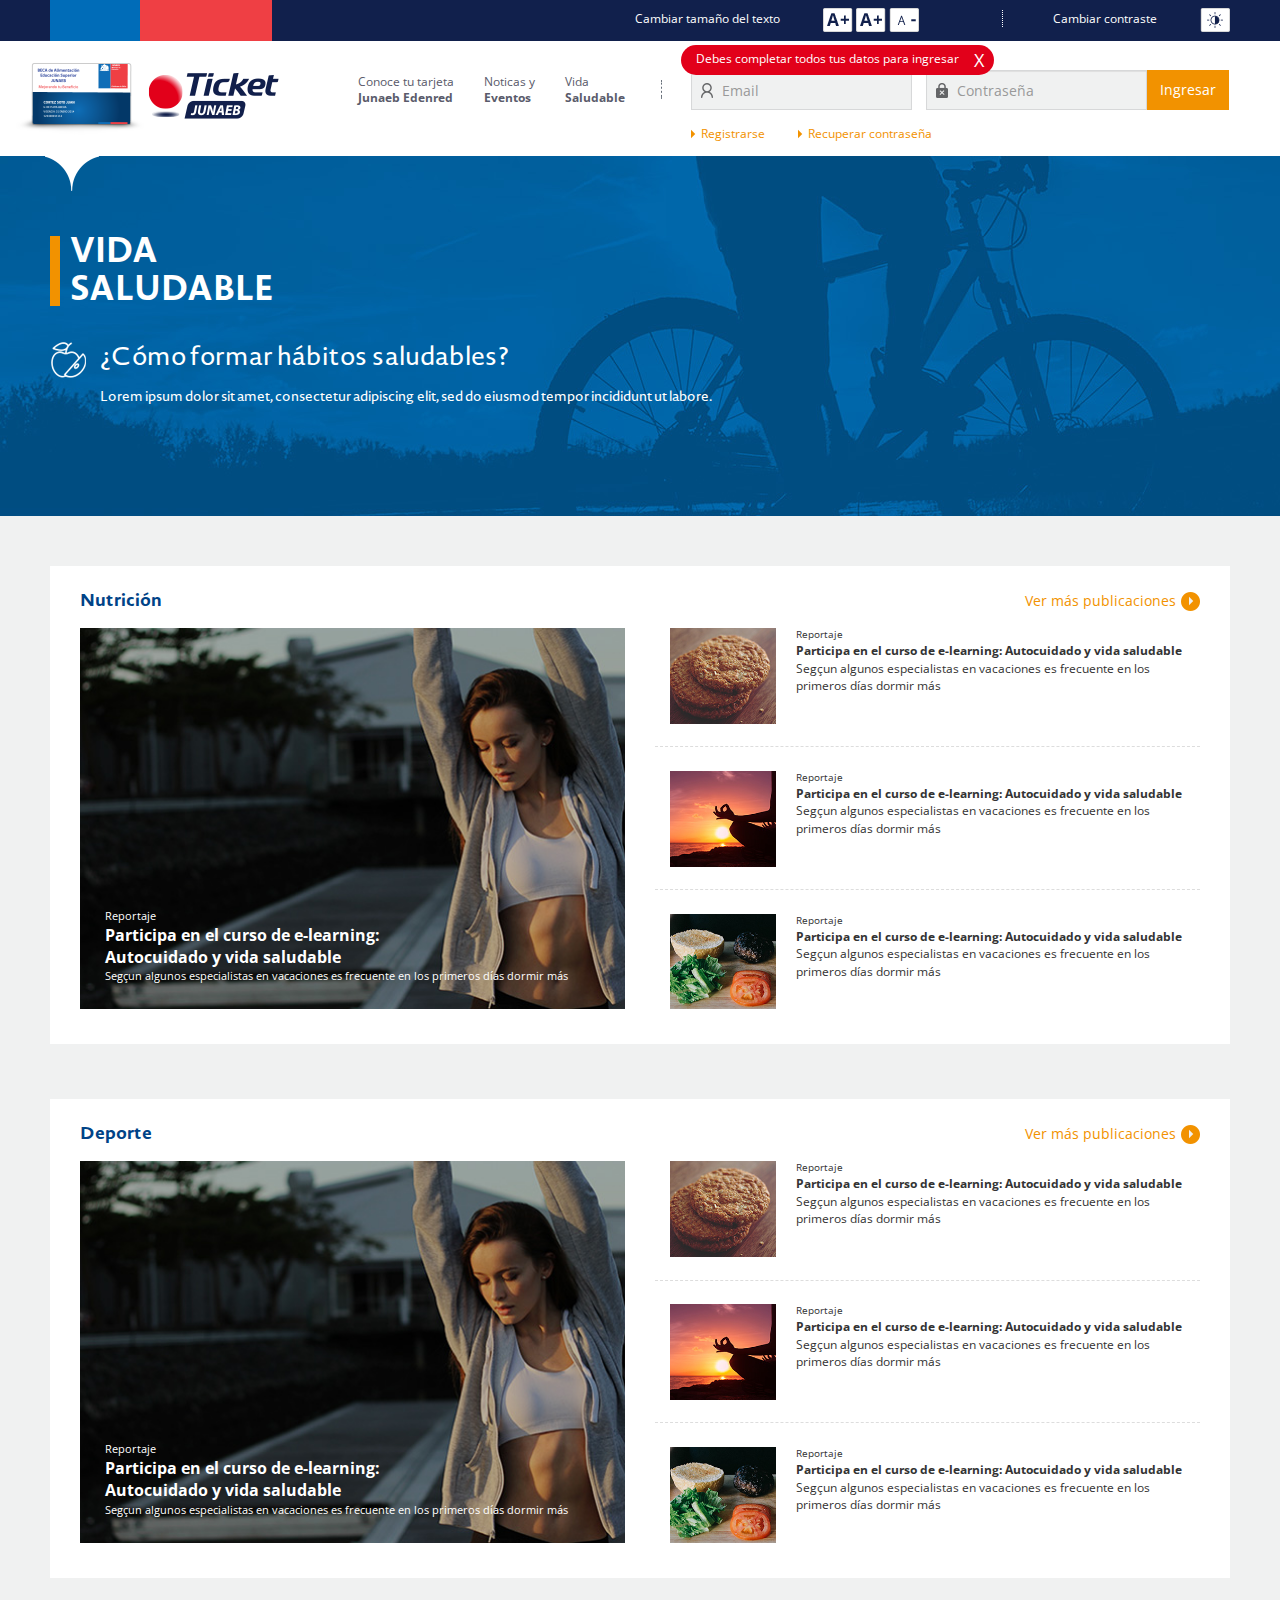
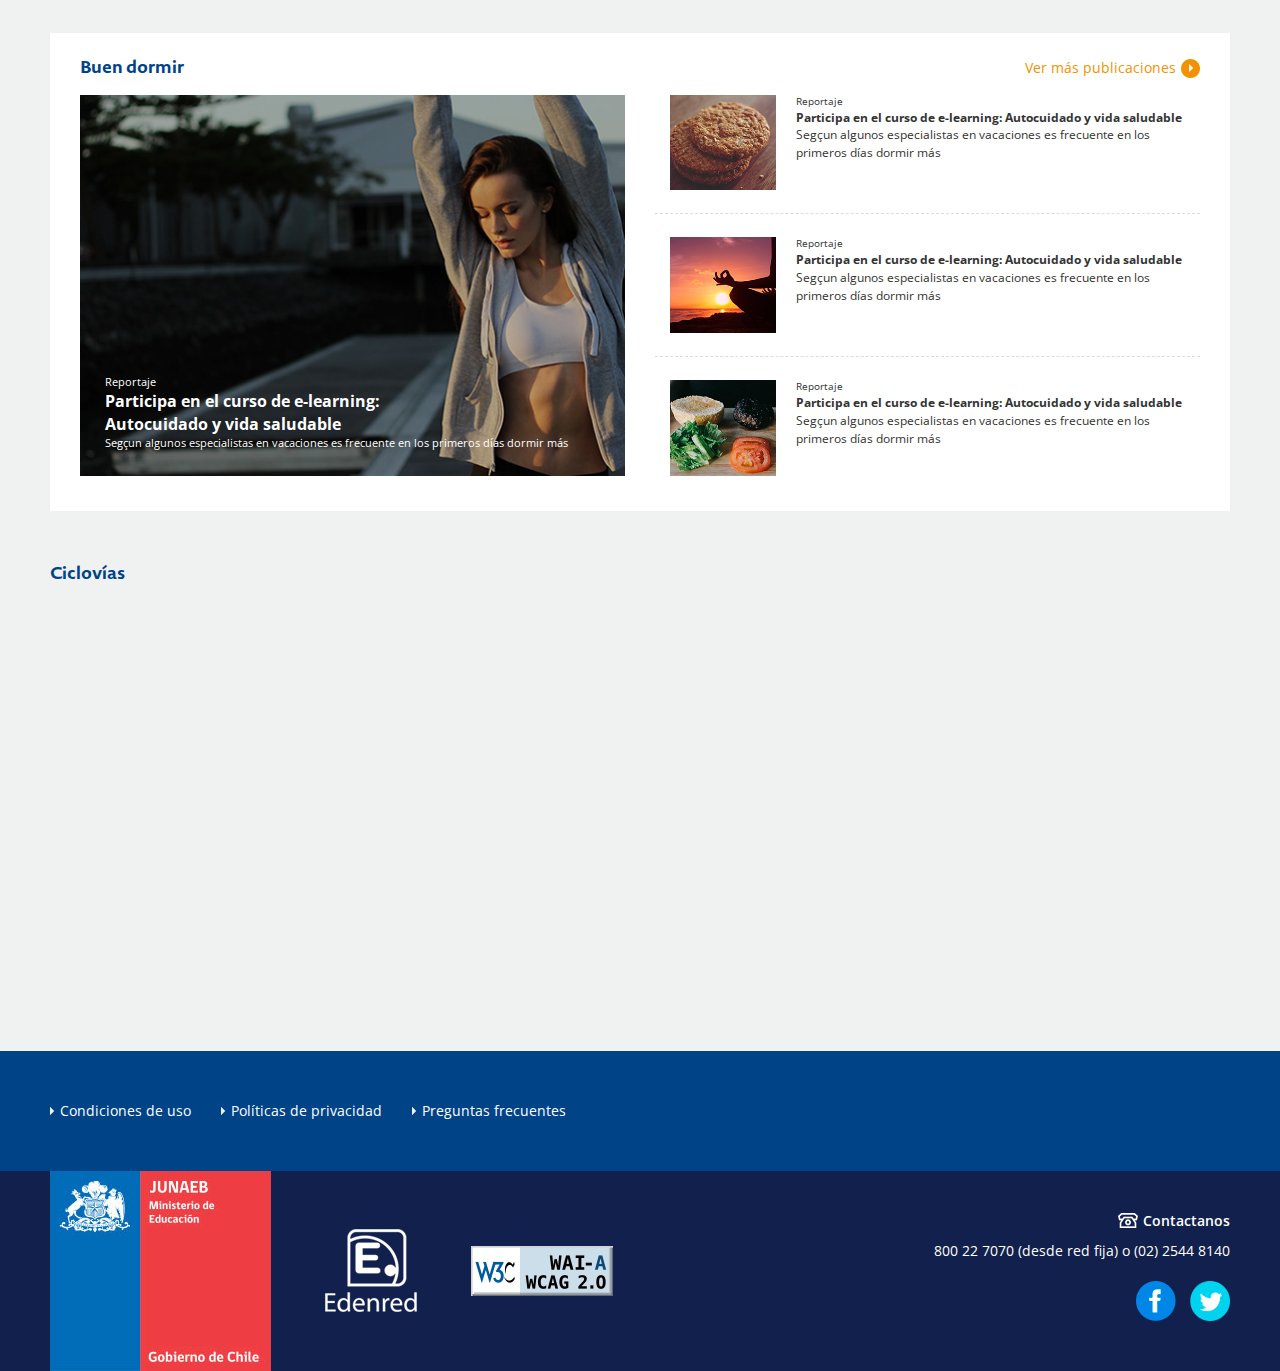
<file: vida-saludable.html>
<!DOCTYPE html>
<!--[if lt IE 7]>  <html class="ie ie6 lte9 lte8 lte7"> <![endif]-->
<!--[if IE 7]>     <html class="ie ie7 lte9 lte8 lte7"> <![endif]-->
<!--[if IE 8]>     <html class="ie ie8 lte9 lte8"> <![endif]-->
<!--[if IE 9]>     <html class="ie ie9 lte9"> <![endif]-->
<!--[if gt IE 10]>  <html class="ie"> <![endif]-->
<!--[if !IE]><!--> <html>             <!--<![endif]-->
  <head>
    <title>Demo</title>
    <meta charset="utf-8">
    <meta http-equiv="X-UA-Compatible" content="IE=edge,chrome=1">
    <meta name="description" content="Demo project">
    <meta name="viewport" content="width=device-width, initial-scale=1">

    <link href='https://fonts.googleapis.com/css?family=Open+Sans:400,300,300italic,400italic,600,600italic,700,700italic,800,800italic' rel='stylesheet' type='text/css'>

      <!-- <link href="css/Telerik.Web.UI.WebResource.axd" type="text/css" rel="stylesheet"> -->
    <link href="css/sfproject.min.css" type="text/css" rel="stylesheet">

    <!-- <link rel="stylesheet" href="reset.css"> -->
    <link rel="stylesheet" href="style.css">
    <link rel="stylesheet" href="vida-saludable.css">

  </head>
  <body class="standard text-body">

    <!--  HEADER TICKET JUNAEB-ENDENRED -->
    <div class="header">
      <div id="barra-accesibilidad">
        <div class="container-fluid">
          <div class="row">
            <div class="col-md-4 pl-50">
              <div class="gob-color">
                <div class="blue-gob"></div>
                <div class="red-gob"></div>
              </div>
            </div>
            <div class="col-md-8 pr-50">
              <div class="manejadores">
                <span>Cambiar  tamaño del texto</span>
                <ul class="control-texto">
                  <li><a href="javascript:void(0);" class="increaseFont"><img src="images/btn-aumentar.png" alt="Aumentar tamaño del texto"></a></li>
                  <li><a href="javascript:void(0);" class="increaseFont"><img src="images/btn-aumentar.png" alt="Aumentar tamaño del texto"></a></li>
                  <li><a href="javascript:void(0);" class="resetFont"><img src="images/btn-disminuir.png" alt="Disminuir tamaño del texto"></a></li>
                </ul>
                <span class="cambio-contraste">Cambiar contraste</span>
                <a href="javascript:void(0);" id="contraste"><img src="images/btn-contraste.png" alt="cambiar contraste del sitio"></a>
              </div>
            </div>
          </div>
        </div>
      </div>

      <div>

          <nav class="navbar navbar-endenred">
            <div class="container-fluid pl-50 pr-50">
              <div class="navbar-header">
                <button type="button" class="navbar-toggle collapsed" data-toggle="collapse" data-target="#navbar" aria-expanded="false" aria-controls="navbar">
                  <span class="sr-only">Toggle navigation</span>
                  <span class="icon-bar"></span>
                  <span class="icon-bar"></span>
                  <span class="icon-bar"></span>
                </button>
                <a id="ticketjunaeb" class="navbar-brand" href="#"><img src="images/LogoTicket-Junaeb.png" alt="Logo Beca Ticket Junaeb"></a>
              </div>
              <div id="navbar" class="navbar-collapse collapse no-padding navbar-right">
                <ul class="nav navbar-nav navbar menu-principal f12">
                  <li><a href="http://google.com" accesskey="2">Conoce tu tarjeta <span>Junaeb Edenred</span></a></li>
                  <li><a href="#">Noticas y <span>Eventos</span></a></li>
                  <li><a href="#">Vida <span>Saludable</span></a></li>
                </ul>
                <div class="navbar-form navbar-right formulario-login">
            <div class="msg-login-error">
              Debes completar todos tus datos para ingresar
              <span class="close-msg">X</span>
            </div>
                  <div class="form-group">
                    <input type="text" placeholder="Email" class="form-control mr-10" id="usuario">
                  </div>
                  <div class="form-group fix-login-btn">
                    <input type="password" placeholder="Contraseña" class="form-control" id="password">
                  </div>
                  <button type="submit" class="btn btn-yellow ">Ingresar</button>
                  <div id="recuperar" class="f12">
                    <a href="#">Registrarse </a>
                    <a href="#">Recuperar contraseña </a>
                  </div>
                </div>
              </div><!--/.navbar-collapse -->
            </div>
          </nav>

      </div>

    </div> <!-- FIN HEADER TICKET JUNAEB-ENDENRED -->

    <!-- CONTENIDO TICKET JUNAEB-ENDENRED -->
    <div class="contenido-principal paginas">
      <div class="header-vida-saludable">
        <div class="container-fluid">
          <div class="row">
            <div class="col-md-12 pl-50 pr-50 contenedor">
              <h2>Vida<br />saludable</h2>
              <div class="header-icon">
                <p class="header-titulo">¿Cómo formar hábitos saludables?</p>
                <p>Lorem ipsum dolor sit amet, consectetur adipiscing elit, sed do eiusmod tempor incididunt ut labore.</p>
              </div>
            </div>
          </div>
        </div>
      </div>

      <div class="clear"></div>

      <div class="container-fluid">
        <div class="row">
          <div class="col-md-12 pl-50 pr-50">
            <div class="vida-saludable">
              <div class="layout-vida-saludable">
                <div class="layout-header">
                  <div class="col-xs-12">
                    <h4>Nutrici&oacute;n</h4>
                    <div class="ver-mas pull-right">
                      <a href="#">Ver m&aacute;s publicaciones</a>
                      <a href="#" class="ver-mas-icon"></a>
                    </div>
                  </div>
                </div>
                <div class="info-vida-sana">
                  <div class="col-md-6 img-full center">
                    <div class="figcaption">
                      <p class="etiqueta">Reportaje</p>
                      <p><strong>Participa en el curso de e-learning:<br /> Autocuidado y vida saludable</strong></p>
                      <p>Segçun algunos especialistas en vacaciones es frecuente en los primeros días dormir más</p>
                    </div>
                    <img src='images/img-vida-01.jpg' class='img-responsive' border='0' alt=''>
                  </div>
                  <div class="col-md-6">
                    <div class="info-articulos">
                      <div class="articulos">
                        <div class="col-xs-3 img">
                          <img src='images/img-vida-02.jpg' class='img-responsive' border='0' alt=''>
                        </div>
                        <div class="col-xs-9 info">
                          <p class="etiqueta">Reportaje</p>
                          <p><strong>Participa en el curso de e-learning: Autocuidado y vida saludable</strong></p>
                          <p>Segçun algunos especialistas en vacaciones es frecuente en los primeros días dormir más</p>
                        </div>
                      </div>
                      <hr>
                      <div class="articulos">
                        <div class="col-xs-3 img">
                          <img src='images/img-vida-03.jpg' class='img-responsive' border='0' alt=''>
                        </div>
                        <div class="col-xs-9 info">
                          <p class="etiqueta">Reportaje</p>
                          <p><strong>Participa en el curso de e-learning: Autocuidado y vida saludable</strong></p>
                          <p>Segçun algunos especialistas en vacaciones es frecuente en los primeros días dormir más</p>
                        </div>
                      </div>
                      <hr>
                      <div class="articulos">
                        <div class="col-xs-3 img">
                          <img src='images/img-vida-04.jpg' class='img-responsive' border='0' alt=''>
                        </div>
                        <div class="col-xs-9 info">
                          <p class="etiqueta">Reportaje</p>
                          <p><strong>Participa en el curso de e-learning: Autocuidado y vida saludable</strong></p>
                          <p>Segçun algunos especialistas en vacaciones es frecuente en los primeros días dormir más</p>
                        </div>
                      </div>
                    </div>
                  </div>
                </div>
              </div>
            </div>

            <div class="vida-saludable">
              <div class="layout-vida-saludable">
                <div class="layout-header">
                  <div class="col-xs-12">
                    <h4>Deporte</h4>
                    <div class="ver-mas pull-right">
                      <a href="#">Ver m&aacute;s publicaciones</a>
                      <a href="#" class="ver-mas-icon"></a>
                    </div>
                  </div>
                </div>
                <div class="info-vida-sana">
                  <div class="col-md-6 img-full center">
                    <div class="figcaption">
                      <p class="etiqueta">Reportaje</p>
                      <p><strong>Participa en el curso de e-learning:<br /> Autocuidado y vida saludable</strong></p>
                      <p>Segçun algunos especialistas en vacaciones es frecuente en los primeros días dormir más</p>
                    </div>
                    <img src='images/img-vida-01.jpg' class='img-responsive' border='0' alt=''>
                  </div>
                  <div class="col-md-6">
                    <div class="info-articulos">
                      <div class="articulos">
                        <div class="col-xs-3 img">
                          <img src='images/img-vida-02.jpg' class='img-responsive' border='0' alt=''>
                        </div>
                        <div class="col-xs-9 info">
                          <p class="etiqueta">Reportaje</p>
                          <p><strong>Participa en el curso de e-learning: Autocuidado y vida saludable</strong></p>
                          <p>Segçun algunos especialistas en vacaciones es frecuente en los primeros días dormir más</p>
                        </div>
                      </div>
                      <hr>
                      <div class="articulos">
                        <div class="col-xs-3 img">
                          <img src='images/img-vida-03.jpg' class='img-responsive' border='0' alt=''>
                        </div>
                        <div class="col-xs-9 info">
                          <p class="etiqueta">Reportaje</p>
                          <p><strong>Participa en el curso de e-learning: Autocuidado y vida saludable</strong></p>
                          <p>Segçun algunos especialistas en vacaciones es frecuente en los primeros días dormir más</p>
                        </div>
                      </div>
                      <hr>
                      <div class="articulos">
                        <div class="col-xs-3 img">
                          <img src='images/img-vida-04.jpg' class='img-responsive' border='0' alt=''>
                        </div>
                        <div class="col-xs-9 info">
                          <p class="etiqueta">Reportaje</p>
                          <p><strong>Participa en el curso de e-learning: Autocuidado y vida saludable</strong></p>
                          <p>Segçun algunos especialistas en vacaciones es frecuente en los primeros días dormir más</p>
                        </div>
                      </div>
                    </div>
                  </div>
                </div>
              </div>
            </div>

            <div class="vida-saludable">
              <div class="layout-vida-saludable">
                <div class="layout-header">
                  <div class="col-xs-12">
                    <h4>Buen dormir</h4>
                    <div class="ver-mas pull-right">
                      <a href="#">Ver m&aacute;s publicaciones</a>
                      <a href="#" class="ver-mas-icon"></a>
                    </div>
                  </div>
                </div>
                <div class="info-vida-sana">
                  <div class="col-md-6 img-full center">
                    <div class="figcaption">
                      <p class="etiqueta">Reportaje</p>
                      <p><strong>Participa en el curso de e-learning:<br /> Autocuidado y vida saludable</strong></p>
                      <p>Segçun algunos especialistas en vacaciones es frecuente en los primeros días dormir más</p>
                    </div>
                    <img src='images/img-vida-01.jpg' class='img-responsive' border='0' alt=''>
                  </div>
                  <div class="col-md-6">
                    <div class="info-articulos">
                      <div class="articulos">
                        <div class="col-xs-3 img">
                          <img src='images/img-vida-02.jpg' class='img-responsive' border='0' alt=''>
                        </div>
                        <div class="col-xs-9 info">
                          <p class="etiqueta">Reportaje</p>
                          <p><strong>Participa en el curso de e-learning: Autocuidado y vida saludable</strong></p>
                          <p>Segçun algunos especialistas en vacaciones es frecuente en los primeros días dormir más</p>
                        </div>
                      </div>
                      <hr>
                      <div class="articulos">
                        <div class="col-xs-3 img">
                          <img src='images/img-vida-03.jpg' class='img-responsive' border='0' alt=''>
                        </div>
                        <div class="col-xs-9 info">
                          <p class="etiqueta">Reportaje</p>
                          <p><strong>Participa en el curso de e-learning: Autocuidado y vida saludable</strong></p>
                          <p>Segçun algunos especialistas en vacaciones es frecuente en los primeros días dormir más</p>
                        </div>
                      </div>
                      <hr>
                      <div class="articulos">
                        <div class="col-xs-3 img">
                          <img src='images/img-vida-04.jpg' class='img-responsive' border='0' alt=''>
                        </div>
                        <div class="col-xs-9 info">
                          <p class="etiqueta">Reportaje</p>
                          <p><strong>Participa en el curso de e-learning: Autocuidado y vida saludable</strong></p>
                          <p>Segçun algunos especialistas en vacaciones es frecuente en los primeros días dormir más</p>
                        </div>
                      </div>
                    </div>
                  </div>
                </div>
              </div>
            </div>

          </div>
        </div>
      </div>

      <div class="container-fluid mapa">
        <div class="row">
          <div class="col-md-12 pl-50 pr-50">
            <h4>Ciclov&iacute;as</h4>
          </div>
          <iframe src="https://www.google.com/maps/embed?pb=!1m18!1m12!1m3!1d3330.365210222869!2d-70.60332098490156!3d-33.41372170301414!2m3!1f0!2f0!3f0!3m2!1i1024!2i768!4f13.1!3m3!1m2!1s0x9662cf41021548f9%3A0x5d1b9427a5760e58!2sBenjamin+2926%2C+Las+Condes%2C+Regi%C3%B3n+Metropolitana!5e0!3m2!1ses-419!2scl!4v1465614580974" width="100%" height="450" frameborder="0" style="border:0" allowfullscreen></iframe>
        </div>
      </div>


    </div><!-- FIN CONTENIDO TICKET JUNAEB-ENDENRED -->

    <!-- FOOTER TICKET JUNAEB-ENDENRED -->
    <div id="footer-junaeb">
      <div class="foot1">
        <div class="container-fluid">
          <div class="row">
            <div class="col-md-8 pl-50">
              <ul class="menu-footer">
                  <li><a href="#">Condiciones de uso</a></li>
                  <li><a href="#">Políticas de privacidad</a></li>
                  <li><a href="#">Preguntas frecuentes</a></li>
              </ul>
            </div>
          </div>
        </div>
      </div>
      <div class="foot2">
        <div class="container-fluid">
          <div class="row">
            <div class="col-md-8 pl-50 logos-footer">
              <span><img src="images/logo-junaeb.jpg" alt="Logo Junaeb - Gobierno de Chile"></span>
              <span class="logo-edenred"><img src="images/logo-edenred.png" alt="Logo Edenred"></span>
              <span class="logo-w3"><img src="images/accesibilidad.png" alt="Logo W3C - Accesibilidad"></span>
            </div>
            <div class="col-md-4 pr-50">
              <div class="datos-contacto f14">
                <span>Contactanos</span>
                 <p>800 22 7070 (desde red fija) o (02) 2544 8140</p>
                 <a href="#"><img src="images/facebook.png" alt="facebook"></a>
                 <a href="#"><img src="images/twitter.png" alt="twitter"></a>
              </div>
            </div>
          </div>
        </div>
      </div>
    </div><!-- FIN FOOTER TICKET JUNAEB-ENDENRED -->


  </body>
  <!-- jQuery (necessary for Bootstrap's JavaScript plugins) -->
    <script src="https://ajax.googleapis.com/ajax/libs/jquery/1.11.3/jquery.min.js"></script>
    <!-- Include all compiled plugins (below), or include individual files as needed -->
    <script src="js/bootstrap.min.js"></script>
    <script src="resize-text.js"></script>
    <!-- Ocultar mensaje de error al click -->
    <script>
      $('.msg-login-error').on('click', function () {
        $(this).addClass('hidden')
      });
      // scrollTop animado
      $('a.volver-arriba').on('click', function(event) {
        event.preventDefault();
        $('body').animate({
            scrollTop: $('#menu-conoce').offset().top
        }, 1000);
      });
    </script>
</html>
</file>
<file: style.css>
@font-face {
	font-family: 'Novel Sans Pro';
	src: url('fuentes/NovelSansPro-Bold.eot');
	src: url('fuentes/NovelSansPro-Bold.eot?#iefix') format('embedded-opentype'),
		url('fuentes/NovelSansPro-Bold.woff') format('woff'),
		url('fuentes/NovelSansPro-Bold.ttf') format('truetype'),
		url('fuentes/NovelSansPro-Bold.svg#NovelSansPro-Bold') format('svg');
	font-weight: bold;
	font-style: normal;
}

@font-face {
	font-family: 'Novel Sans Pro';
	src: url('fuentes/NovelSansPro-Regular.eot');
	src: url('fuentes/NovelSansPro-Regular.eot?#iefix') format('embedded-opentype'),
		url('fuentes/NovelSansPro-Regular.woff') format('woff'),
		url('fuentes/NovelSansPro-Regular.ttf') format('truetype'),
		url('fuentes/NovelSansPro-Regular.svg#NovelSansPro-Regular') format('svg');
	font-weight: normal;
	font-style: normal;
}

body.standard{
	font-family: 'Open Sans', sans-serif;
	background-color: #f0f1f1;
}
.text-body{
	font-size: 1.4em;
}
a{
	text-decoration: none;
}
a:hover{
	text-decoration: none;
}
.standard .container, .standard .container-fluid {
    -webkit-box-sizing: border-box;
    -moz-box-sizing: border-box;
    box-sizing: border-box;
}
.standard .container-fluid div, 
.standard .container-fluid input, 
.standard .container-fluid button{
    -webkit-box-sizing: border-box;
    -moz-box-sizing: border-box;
    box-sizing: border-box;
}
.navbar-form .form-control{
	border-radius: 0px;
	border: 1px solid #d7d8d9;
	background-color: #f0f1f1;
	height: 40px;
	padding-top: 0px;
	padding-bottom: 0px;
}
.standard .btn{
	border-radius: 0px;
	height: 40px;
	padding-top: 0px;
	padding-bottom: 0px;
}
.btn.btn-arrow{
	padding:20px 100px 20px 30px;
	position: relative;
	height: 60px;
	border:0px;
	font-size: 14px;
	font-weight: 600;
	min-width: 250px;
    text-align: left;
	-webkit-box-sizing: border-box;
    -moz-box-sizing: border-box;
    box-sizing: border-box;
}
.btn-arrow:before{
	content: '';
	display: block;
	width: 70px;
	height: 60px;
	position: absolute;
	top: 0px;
	right: 0px;
	background-image: url(images/arrow-btn.png);
	background-repeat: no-repeat;
	background-position: center;
}
.btn-purple{
	background-color: #691d79;
	color: #fff;
}
.btn-purple:before{
	background-color: #361a5c;
}
.btn-yellow{
	background-color: #f29200;
	color: #fff;
}
.btn-arrow.btn-yellow:before{
	background-color: #c66b00;
}
input.btn-arrow-yellow{
	background-color: #f29200;
	background-image: url(images/bg-boton.png);
	background-position: right center;
	background-repeat: no-repeat;
	color: #fff;
	display: inline-block;
	vertical-align: middle;
    cursor: pointer;
    white-space: nowrap;
    line-height: 1.42857143;
    -webkit-user-select: none;
    -moz-user-select: none;
    -ms-user-select: none;
    user-select: none;
    margin-bottom: 0;
	border-radius: 0px;
	padding:20px 100px 20px 30px;
	position: relative;
	height: 60px;
	border:0px;
	font-size: 14px;
	font-weight: 600;
	min-width: 250px;
    text-align: left;
	-webkit-box-sizing: border-box;
    -moz-box-sizing: border-box;
    box-sizing: border-box;
}

.no-padding{
	padding-left: 0px;
	padding-right: 0px;
	/*overflow: hidden;*/
}
.pl-50{
	padding-left: 50px;
}
.pr-50{
	padding-right: 50px;
}
.f14{
	font-size: 14px;
}
.f12{
	font-size: 0.85em;
	font-size: 12px;
}
.f26{
	font-size: 26px;
}

/* -------------------- */
.header{
	background-color: #fff;
	float: left;
    width: 100%;
}
#barra-accesibilidad{
	width: 100%;
	height: 41px;
	background-color: #11204c;
	color: #fff;
	font-size: 14px;
}
.color-gob{
	width: 212px;
	float: left;
}
.blue-gob, .red-gob{
	height: 41px;
	float: left;
}
.blue-gob{
	
	width: 90px;
	background-color: #006cb8;
}
.red-gob{
	width: 132px;
	background-color: #ef3f44;
}
.manejadores{
	vertical-align: middle;
	padding-top: 8px;
	font-size: 12px;
	text-align: right;
}
.control-texto{
	padding: 0px;
	margin: 0px 40px 0px 40px;
	list-style: none;
	display: inline-block;
}
.control-texto li{
	display: inline-block;
}
.cambio-contraste{
	margin: 0px 40px;
	padding-left: 50px;
	border-left: 1px dotted #fff;
}
#ticketjunaeb{
	position: relative;
    padding-left: 0px;
    margin-left: -35px;
}

.navbar-endenred{
	padding-top: 20px;
	margin-bottom: 5px;
}
.navbar-brand{
	padding: 0px 15px;
}
ul.menu-principal{
	margin-right: 20px;
    margin-top: 6px;
}
ul.menu-principal li{
	margin-top: 5px;
}
ul.menu-principal li a{
	display: block;
	color: #5a5b6b;
	font-weight: 400;
	line-height: 1.3;
	padding-top: 0px;
}
ul.menu-principal li a span{
	display: block;
	font-weight: 700;
}
.formulario-login{
	background-image: url(images/borde-form.png);
	background-repeat: no-repeat;
	background-position: left top;
	padding-left: 30px;
	position: relative;
}
#usuario, #password{
	padding-left: 30px;
	background-position: left center;
	background-repeat: no-repeat;
}
#usuario{
	background-image: url(images/usuario.png);
}
#password{
	background-image: url(images/password.png);
}
.mr-10{
	margin-right: 10px;
}
.fix-login-btn{
	margin-right: -4px;
}
#recuperar{
	margin-top: 15px;
}
#recuperar a{
	padding-left: 10px;
	margin-right: 30px;
	background-image: url(images/arrow-yellow.png);
	background-repeat: no-repeat;
	background-position: left center;
	color:#f29200;
}
.msg-login-error.hidden{
	display: none;
}
.msg-login-error{
	background-color: #E2001A;
	color: #fff;
	border-radius: 15px;
	height: 30px;
	padding: 5px 35px 5px 15px;
	font-size: 12px;
	position: absolute;
    top: -25px;
    left: 20px;
    cursor: pointer;
}
.close-msg{
	display: block;
    position: absolute;
    right: 0px;
    font-weight: 400;
    width: 20px;
    top: 3px;
    font-size: 18px;
}
/* Footer */
#footer-junaeb{
	float: left;
	width: 100%;
}
.foot1{
	width: 100%;
	min-height: 120px;
	background-color: #004387;
} 
.menu-footer{
	list-style: none;
	padding: 0px;
	margin-top: 50px;
}
.menu-footer li{
	float: left;
	padding-left: 10px;
	margin-right: 30px;
	background-image: url(images/arrow-white.png);
	background-repeat: no-repeat;
	background-position: left center;
}
.menu-footer li a{
	color: #fff;
}
.boton-facebook{
	margin-top: 25px;
	margin-right: 20px;
    text-align: right;
	padding-right:90px;
    padding-top: 10px;
    color: #fff;
    position: relative;	
}
.boton-facebook .sf_cols.row{
	position: absolute;
    top: 0px;
    right: 0px;
}
.fb_iframe_widget{
	position: absolute !important;
	right: 0px;
	left: 0px;
}
.foot2{
	width: 100%;
	min-height: 200px;
	background-color: #11204c;
}
.logos-footer img{
	margin-right: 50px;
}
.datos-contacto{
	color: #fff;
	text-align: right;
	margin-top: 40px;
}
.datos-contacto span{
	font-weight: 600;
	padding-left: 25px;
	background-image: url(images/fono-mini.png);
	background-repeat: no-repeat;
	background-position: left center;
}
.datos-contacto p{
	margin: 10px 0px 20px;
}
.datos-contacto img{
	margin-left: 10px;
}

/* HOME */
#first-section{
	min-height: 350px;
	background-color: #93408e;
	border-bottom: 3px solid #fff;
}
.about-tarjeta{
	color: #fff;
	padding-top: 90px;
}
.about-tarjeta ul{
	list-style: none;
	padding-left: 0px;
	margin-bottom: 50px;
}
.about-tarjeta ul li{
	font-size: 18px;
	font-weight: 600;
	margin-bottom: 15px;
}
.about-tarjeta ul li img{
	margin-right: 20px;
}
.about-tarjeta .link-mijunaeb{
	border-top: 1px dashed #fff;
	padding-top: 25px;
	max-width: 300px;
}
.about-tarjeta .link-mijunaeb p{
	margin-bottom: 20px;
}
.noticia-principal{
	position: relative;
	height: 500px;
	overflow: hidden;
}
.noticia-principal img{
	width: 100%;
	height: auto;
}
.overflow{
	position: absolute;
	left: 0px;
	top: 0px;
	width: 100%;
	height: 500px;
	padding-left: 70px;
	background-color: rgba(0,0,0,0.63);
	color: #fff;
}
.overflow h2{
	font-size: 45px;
	text-transform: uppercase;
	line-height: 1;
	border-left: 20px solid #b1c800;
	padding-left: 10px;
	max-width: 54%;
	margin-top: 150px;
	font-family: 'Novel Sans Pro';
	font-weight: bold;
}
.overflow p{
	font-size: 26px;
	padding-left: 30px;
	max-width: 50%;
}
.bg-mapa{
	min-height: 450px;
	background-image: url(images/bg-section2.jpg);
	background-position: right center;
	background-repeat: no-repeat;
	background-size: cover;
}
#second-section h3{
	font-size: 26px;
	color: #fff;
	max-width: 70%;
	line-height: 1.4;
	font-family: 'Novel Sans Pro';
}
.area-buscar-lugar{
	min-height: 450px;
	padding-top: 30px;
	background-image:url(images/bg-blue.png);
	background-repeat: repeat;
	color: #fff;
	position: relative;
}
#second-section .area-buscar-lugar:before{
	content: '';
	display: block;
	width: 39px;
	height: 70px;
	background-image: url(images/clip-blue.png);
	background-position: left center;
	position: absolute;
	top: 100px;
	right: -39px;
}
.area-widget{
	min-height: 450px;
	padding-top: 30px;
	background-color: #f8b000;
	background-repeat: repeat;
	color: #fff;
	position: relative;
}
.img-crop{
	width: 100%;
	height: 450px;
	overflow: hidden;
	position: relative;
}
.img-crop img{
	height: 100%;
	width: auto;
	float: right;
}
.img-crop:before{
	content: '';
	display: block;
	width: 39px;
	height: 70px;
	background-image: url(images/clip-yellow.png);
	background-position: left center;
	position: absolute;
	top: 100px;
	left: 0px;
}


.encuesta-home{
	min-height: 450px;
	background-color: #f8b000;
	padding-top: 30px;
	padding-right: 30px;
}
.encuesta-home .radio{
	color: #fff;
}
.encuesta-home input[type=radio] {
    display: none;
}
.encuesta-home label {
	position: relative;
	padding-left: 20px;
	margin-bottom: 20px;
	color: #fff;
	font-weight: 400;
	cursor: pointer;
}
.encuesta-home span label:before {
    content: "";
    display: inline-block;
    width: 16px;
    height: 16px;
    margin-right: 10px;
    position: absolute;
    left: -18px;
    top: 1px;
    border:2px solid #fff;
    border-radius: 50%;
}
.encuesta-home input[type=radio]:checked + label:before {
    color: #c66b00;
    font-weight: 600;
    background-image: url(images/dot.png);
    background-position: center;
    background-repeat: no-repeat;
}
.encuesta-home input[type=radio]:checked + label {
    color: #c66b00;
    font-weight: 600;
}
.encuesta-home .sfSuccess{
    font-size: 26px;
    color: #fff;
    max-width: 70%;
    line-height: 1.4;
    font-family: 'Novel Sans Pro';
}
.encuesta-home .sfErrorSummary{
    width: 100%;
    border: 1px solid #fff;
    min-height: 50px;
    padding: 10px 10px 10px 80px;
    background-color: rgba(255, 255, 255, 0.19);
    color: #fff;
    font-size: 18px;
    position: relative;
}
.encuesta-home .sfErrorSummary:before{
	content: '!';
	position: absolute;
	height: 50px;
	width: 50px;
	background-color: #fff;
	text-align: center;
	font-weight: 800;
	color: #f8b000;
	font-size: 30px;
	top:0;
	left:0;
}
#third-section{
	width: 100%;
	min-height: 380px;
	background-color: #d3dfef;
	padding-bottom: 60px;
	padding-top: 50px;
}
#third-section h3{
	text-align: center;
	color: #004387;
	font-size: 34px;
	font-family: 'Novel Sans Pro';
	font-weight: bold;

}
#fourth-section{
	padding-bottom: 80px;
}
.titulo-faq{
	width: 20%;
	height: 300px;
	background-color: #fff;
	float: left;
	padding-left: 50px;	
}
.titulo-faq h3{
	font-size: 18px;
	font-weight: 600;
	color: #646567;
	text-transform: uppercase;
	padding-left: 5px;
	border-left:10px solid #004F9A;
	margin-top: 120px;
}
.listado-faq{
	width: 80%;
	float: left;
}
.listado-faq .btn{
	float: left;
	text-align: right;
}
.box-faq{
	display: block;
	width: 25%;
	height: 240px;
	padding: 35px 20px 20px;
	float:left;
	text-align: center;
	-webkit-box-sizing: border-box;
    -moz-box-sizing: border-box;
    box-sizing: border-box;
}
.faq1{
	background-color:#361A5C !important;
}
.faq2{
	background-color:#D4B2D2 !important;
}
.faq3{
	background-color:#691D79 !important;
}
.faq4{
	background-color:#93408E !important;
}
.box-faq p{
	font-weight: 600;
	color: #fff;
	position: relative;
}
.box-faq p:before{
	content: '';
	display: block;
	width: 70%;
	margin: 0px 15%;
	height: 1px;
	border-top: 1px dotted #fff;
	position: absolute;
	top: -25px;
}
.box-faq img{
	margin-bottom: 60px;
}

#fifth-section{
	padding-bottom: 60px;
}
.white-box{
	background-color: #fff;
	width: 100%;
	min-height: 520px;
	padding: 30px 30px 20px;
}
.white-box h4{
	color: #93408e;
	font-size: 26px;
	display: inline-block;
	margin: 0px 0px 30px;
	font-family: 'Novel Sans Pro';
	font-weight: normal;
}
.white-box .more{
	color:#f29200;
	float: right;
	margin-top: 0px
}
.white-box ul{
	list-style: none;
	padding: 0px;
}
.white-box ul li{
	padding-bottom: 10px;
	margin-bottom: 15px;
	border-bottom: 1px dotted #BFBFBF;
}
.white-box ul li:last-child{
	border-bottom: 0px;
}

.white-box ul li h5{
	margin: 0px;
	font-weight: 800;
	line-height: 1.5;
	color: #646567;
}
.fecha-evento{
	width: 70px;
	height: 60px;
	padding-top: 10px;
	background-color: #d4b2d2;
	text-align: center;
	color: #fff;
	line-height: 1;
	float: left;
}
.fecha-evento span{
	font-size: 26px;
	display: block;
}
.cont-evento{
	padding-left: 100px;
}
.new{
	min-height: 110px;
}
.img-new{
	width: 119px;
	float: left;
}
.cont-new{
	padding-left: 140px;
}
.new-date{
	color: #9c9e9f;
	margin-bottom: 3px;
}
.banner-ciclovias{
	display: block;
	width: 100%;
	height: 180px;
	background-image: url(images/bg-banner.jpg);
	background-position: center right;
	margin-bottom: 25px;
	border-radius: 5px;
	overflow: hidden;
}
.banner-ciclovias:hover{
	text-decoration: none;
}
.bike{
	max-width: 470px;
	height: 180px;
	padding-left: 170px;
	padding-right: 35px;
	padding-top: 40px;
	background-color: #f8b000;
	background-image: url(images/bike.png);
	background-repeat: no-repeat;
	background-position: left bottom;
	color: #fff;
	position: relative;
}
.bike span{
	display: block;
}
.bike span.bigger-text{
	margin-top: 10px;
	font-size: 26px;
	font-family: 'Novel Sans Pro';
	font-weight: bold;
	line-height: 1.2;
}
.bike:before{
	content: '';
	display: block;
	width: 40px;
	height: 70px;
	background-image: url(images/clip-yellow.png);
	position: absolute;
	top: 50px;
	right: -40px;
}

@media (max-width: 980px) {
	.navbar-endenred{
		padding: 5px 0px 15px;
	}
    .navbar-collapse.collapse {
        display: none !important;
    }
    .navbar-collapse.collapse.in {
        display: block !important;
    }
    .navbar-header .collapse, .navbar-toggle {
        display:block !important;
    }
    .navbar-header {
        float:none;
    }
   	#barra-accesibilidad{
		height: 8px;
		background-color: #fff;
    }
    #barra-accesibilidad .container{
    	padding: 0px;
    	width: 100%;
    }
    .blue-gob, .red-gob {
	    height: 8px;
	}
	.navbar-toggle .icon-bar{
		background-color: #11204c;
		height: 3px;
		margin-bottom: 6px;
		width: 30px;
	}
	#ticketjunaeb {
	    padding-left: 25px;
	}
	#ticketjunaeb:before{
		display: none;
	}
	.manejadores{
		display: none;
	}
}
@media (max-width: 720px) {
	.pl-50{
		padding-left: initial;
	}
	.pr-50{
		padding-right: initial;
	}	

	.blue-gob{
		width: 68px;
	}
	.red-gob{
		width: 105px;
	}
	.navbar-endenred{
		padding: 5px 0px 0px;
		margin-bottom: 0px;
		overflow: hidden;
		width: 100%;
	}
	.navbar-collapse.collapse.in{
		background-color: #F0F1F1;
		min-height: 370px;
	}
	.navbar-brand{
		padding-left: 25px;
	}
	ul.menu-principal li a{
		text-align: center;
		padding-top: 15px;
		padding-bottom: 12px;
	}
	ul.menu-principal li a span{
		display: initial;
	}
	#ticketjunaeb{
	    margin-left: -8px;
	    margin-top: 3px;
	}
	#ticketjunaeb img{
		width: 80%;
	}
	.formulario-login{
		border-top: 1px dotted #ccc;
		padding:20px 10px 0px;
		margin: 15px;
		background-image:none;
	}
	.formulario-login .btn{
		width: 100%;
	}
	.formulario-login .form-group{
		width: 100%;
		float: left;
		padding: 0px;
	}
	.navbar-form .form-control{
		background-color: #fff;
	    -webkit-box-sizing: border-box;
	    -moz-box-sizing: border-box;
	    box-sizing: border-box;
	}
	.about-tarjeta{
		padding: 35px 20px;
	}
	.about-tarjeta .link-mijunaeb{
		max-width: 100%;
		text-align: center;
	}
	.noticia-principal{
		height: 350px;
	}
	.noticia-principal img{
		height: 350px;
		width: auto;
	}
	.encuesta-home{
		padding: 30px 20px;
	}
	#second-section .area-buscar-lugar{
		padding: 30px 20px;
	}
	#second-section .area-buscar-lugar:before{
		display: none;
	}
	#second-section h3{
		max-width: 100%;
	}
	.img-crop img {
	    height: auto;
	    width: 100%;
	    float: right;
	}
	.img-crop:before{
		top:-17px;
		left: 50%;
		margin-left: -15px;
		transform:rotate(90deg);
	}
	.area-widget{
		padding: 30px 20px;
		min-height: 300px;
	}
	.area-buscar-lugar{
		min-height: initial;
	}
	.encuesta-home span label{
		padding-left: 30px;
	}
	.encuesta-home span label:before{
		left: 0px;
	}
	#third-section{
		text-align: center;
	}
	#third-section img{
		max-width: 70%;
	}
	.foot1{
		padding-bottom: 30px;
	}
	.foot2{
		padding-bottom: 60px;
	}
	.foot2 .pr-50{
		padding-right: 20px;
	}

}
@media (max-width: 480px) {
	.btn{
		width:100%;
	}
	.overflow{
		padding: 30px;
	}
	.overflow h2{
		max-width: 100%;
		font-size: 30px;
		margin-top: 60px;
		border-left: 10px solid #b1c800;
	}
	.overflow p {
	    font-size: 21px;
	    padding-left: 20px;
	    max-width: 100%;
	}
	
	.titulo-faq{
		width: 100%;
		padding:20px 20px 30px;
		height: initial;
	}
	.titulo-faq h3{
		margin-top: 20px;
		max-width: 50%;
	}
	.listado-faq{
		width: 100%;
	}
	.box-faq{
		width: 50%;
		height: 200px;
	}
	.box-faq img {
	    margin-bottom: 40px;
	}
	#fifth-section{
		padding-bottom: 25px;
	}
	.white-box {
	    width: initial;
	    margin: 0px 15px 15px;
	}
	.banner-ciclovias{
		border-radius: 0px;
		height: 260px;
		background-position: bottom right;
	}
	.bike{
		padding: 20px;
		height: initial;
		background-image: none;
	}
	.logos-footer span{
		display: block;
		width: 50%;
		float: left;
		text-align: center;
	}
	.logos-footer span img{
		margin-right: 0px;
		max-width: 100%;
	}
	.logo-edenred{
		padding-top: 35px;
	}
	.logos-footer span.logo-w3{
		width: 100%;
		padding: 35px 0px 10px;
	}
	.datos-contacto {
		float: left;
		width: 100%;
	    text-align: center;
	    margin-top: 40px;
	}
	.menu-footer{
		margin-top: 10px;
		padding: 20px;
	}
	.menu-footer li{
		float: none;
	}

}






/* BUSCADOR DE COMERCIO */
.header-buscador-comercio{
	width: 100%;
	height: 360px;
	float: left;
	background-color: #93408E;
	background-image: url(images/header-busqueda-comercio.jpg);
	background-repeat: no-repeat;
	background-position: right center;
	color: #fff;
}
.header-buscador-comercio h2{
	color: #fff;
	font-size: 34px;
	font-family: 'Novel Sans Pro';
	font-weight: bold;
	text-transform: uppercase;
	position: relative;
	max-width: 270px;
	padding-left: 20px;
	position: relative;
}
.header-buscador-comercio h2:before{
	content: '';
	position: absolute;
	bottom: 5px;
	left: 0px;
	width: 10px;
	height: 70px;
	background-color: #f29200;
}
.bajada-buscador{
	background-image: url(images/icon-buscar-comercio.png);
	background-repeat: no-repeat;
	background-position: left top;
	padding-left: 50px;
	font-family: 'Novel Sans Pro';
}
.bajada-buscador h3{
		font-size: 26px;
		margin-bottom: 5px;
}
.bajada-buscador p{
		font-size: 14px;
}
#buscacomercio {
	width: 100%;
	background-color: #fff;
	padding: 20px 0px;
	margin-top: 50px;
	margin-bottom: 50px;
}
#buscacomercio iframe{
	width: 100%;
	height: 1150px;
}
@media (max-width: 720px) {
	.contenido-principal.paginas:after{
		display: none;
	}
	.header-buscador-comercio{
		padding: 0px 20px;
		-webkit-box-sizing: border-box;
		-moz-box-sizing: border-box;
		box-sizing: border-box;
	}
	.area-iframe{
		float: left;
		width: 100%;
		padding: 0px 20px;
		padding: 0px 20px;
		-webkit-box-sizing: border-box;
		-moz-box-sizing: border-box;
		box-sizing: border-box;
	}
}

/* PREGUNTAS FRECUENTES */
.header-faq{
	width: 100%;
	height: 415px;
	float: left;
	background-color: #EA6749;
	background-image: url(images/header-faq.jpg);
	background-repeat: no-repeat;
	background-position: right center;
	color: #fff;
}
.header-faq h2{
	color: #fff;
	font-size: 34px;
	font-family: 'Novel Sans Pro';
	font-weight: bold;
	text-transform: uppercase;
	position: relative;
	padding-top: 0px;
	margin-top: 110px;
	padding-left: 15px;
	line-height: 1;
}
.header-faq h2:before{
	content: '';
	display: block;
	width: 10px;
	height: 32px;
	background-color: #9db6d9;
	position: absolute;
	left: 0px;
	top: -2px;
}
.bajada-buscador-faq{
	text-align: center;
	font-family: 'Novel Sans Pro';
}
.bajada-buscador-faq h3{
	font-size: 26px;
	font-weight: bold;
}
.bajada-buscador-faq p{
	font-size: 14px;
}
.buscador-faq{
	width: 100%;
	max-width: 560px;
	margin: 0 auto;
	border:1px solid #f39268;
	background-color: rgba(195, 85, 61, 0.65);
	position: relative;
	padding: 0px 70px 0px 20px;
}
.buscador-faq input.sfsearchTxt{
	background: transparent;
	border:0px;
	width: 100%;
	height: 60px;
}
.buscador-faq input.sfsearchSubmit{
	background-color: transparent;
	background-image: url(images/btn-search.png);
	background-repeat: no-repeat;
	background-position: center;
	text-indent: 9999px;
	display: block;
	border:0px;
	width: 60px;
	height: 60px;
	position: absolute;
	right:0px;
	top:0px;
}
.buscador-faq input:focus{
	outline: none;
	outline-width: 0;
}
#faq-solicitadas{
	background-color: #fff;
	margin-bottom: 50px;
}
#faq-solicitadas h3{
	font-size: 26px;
	color: #646567;
	padding: 15px 25px;
}
#faq-solicitadas .tab-content{
	padding: 20px 150px;
}
.nav-tabs.faqnav li{
	width: 25%;
}
.nav-tabs.faqnav li a{
	background-image: url(images/contraforma2.png);
	background-repeat: no-repeat;
	background-position: bottom center;
}
.nav-tabs.faqnav li.active a{
	background-image: url(images/contraforma.png);
}
.nav-tabs.faqnav li a.box-faq{
	width: 100%;
	height: 260px;
	border: 0px;
	padding-top: 30px;
	border-radius: 0px;
}
.caja-pregunta-frecuente{
	background-color: #fff;
	width: 100%;
	padding: 20px 100px 60px;
	float: left;
	margin-top: 50px;
}
.caja-pregunta-frecuente h3{
	color:#004387;
	font-size: 18px;
	padding-left: 80px;
	width: 70%;
	line-height: 1.3;
	margin-bottom: 35px;
	position: relative;
}
.caja-pregunta-frecuente h3 span{
	display: block;
	width: 60px;
	height: 60px;
	padding-top: 18px;
	border-radius: 50%;
	color: #fff;
	font-size: 27px;
	text-align: center;
	font-family: 'Novel Sans Pro';
	background-color: #2a6caf;
	position: absolute;
	left: 0px;
	top: -8px;
	-webkit-box-sizing: border-box;
	-moz-box-sizing: border-box;
	box-sizing: border-box;
}
.caja-pregunta-frecuente p{
	font-size: 14px;
	line-height: 1.5;
	color: #646567;
	margin-bottom: 25px;
	font-family: 'Novel Sans Pro';
}
.paginador{
	margin:80px auto;
	display: inline-block;
    text-align: center;
}
.paginador a{
	display: block;
	height: 60px;
	width: 85px;
	text-align: center;
	float: left;
	color:#AFAFAF;
	font-family: 'Novel Sans Pro';
	font-size: 18px;
	padding-top: 20px;
	-webkit-box-sizing: border-box;
	-moz-box-sizing: border-box;
	box-sizing: border-box;
}
.paginador a{
	background-color: #f29200;
	color:#fff;
}
.paginador div.sf_pagerNumeric{
	display: inline-block;
	float: left;
}
.paginador div.sf_pagerNumeric>a{
	background-color: #fff;
	position: relative;
}
.paginador div.sf_pagerNumeric>a.sf_PagerCurrent{
		color: #5a5b6b;
		font-weight: 600;	
}

.paginador div.sf_pagerNumeric>a:before{
		content: '';
		position: absolute;
		right: 0px;
		top: 20px;
		display: block;
		width: 1px;
		height:20px;
		background-color: #d1d5dd;
}
.paginador div.sf_pagerNumeric>a:last-child:before{
	display: none;
}

/* ACCESIBLE */
body.altocontraste {
  /* IE */
  filter: progid:DXImageTransform.Microsoft.BasicImage(grayscale=1);

  /* Chrome, Safari */
  -webkit-filter: grayscale(1);

  /* Firefox */
  filter: grayscale(1);
}
body.altocontraste .bg-black{
	background-color: #000 !important;
}
body.altocontraste .txt-black{
	color: #000 !important;
}
body.altocontraste .btn{
	font-weight: 800;
}
body.altocontraste .btn.btn-yellow{
	color:#000;
}
</file>
<file: contraste.css>
.contraste a,
.contraste input.btn-arrow-yellow, 
.contraste .quest2-txt,
.contraste .bg-mapa,
.contraste .header-quienes-pueden,
.contraste .listLogoContainer,
.contraste .listado-quienes li,
.contraste .header-noticias-eventos-interna,
.contraste h3 span, 
.altocontraste :after,
.altocontraste :before, 
.altocontraste input.btn-arrow-yellow, 
.altocontraste .header-vida-saludable,
.altocontraste .header-vida-saludable-interna,
.altocontraste .header-noticias-eventos,
.altocontraste .header-noticias-eventos-interna,
.altocontraste .header-articulos-interes,
.altocontraste .identificar-proveedor,
.altocontraste .header-buscador-comercio,
.altocontraste .back-que-comprar,
.altocontraste .header-faq, 
.altocontraste .head-como, .altocontraste .quest2-txt,
.altocontraste .bg-mapa,
.altocontraste .header-quienes-pueden,
.altocontraste .listLogoContainer,
.altocontraste .listado-quienes li,
.altocontraste h3 span {
  filter: url("data:image/svg+xml;utf8,&lt;svg xmlns='http://www.w3.org/2000/svg'&gt;&lt;filter id='grayscale'&gt;&lt;feColorMatrix type='matrix' values='0.3333 0.3333 0.3333 0 0 0.3333 0.3333 0.3333 0 0 0.3333 0.3333 0.3333 0 0 0 0 0 1 0'/&gt;&lt;/filter&gt;&lt;/svg&gt;#grayscale");
  /* Firefox 10+, Firefox on Android */
  filter: progid:DXImageTransform.Microsoft.BasicImage(grayscale=1);
  -webkit-filter: grayscale(100%);
  -moz-filter: grayscale(100%);
  -ms-filter: grayscale(100%);
  -o-filter: grayscale(100%);
  filter: gray !important;
  /* IE6-9 */
  filter: grayscale(1);
  -webkit-filter: grayscale(1);
}

.contraste {
  /* Home */
  /* Internas */
}
.contraste input {
  border: 1px solid black !important;
}
.contraste .logo-edenred-blanco{
	display: none;
}
.contraste .logo-edenred-negro{
	display: inline-block;
}
.contraste a, .contraste p, .contraste span, .contraste div {
  color: black !important;
}
.contraste h1, .contraste h2, .contraste h3, .contraste h4, .contraste h5 {
  color: black !important;
}
.contraste h2:after, .contraste h2:before {
  background-color: gray !important;
}
.contraste h3:before {
  border-color: gray !important;
}
.contraste ::-webkit-input-placeholder {
  color: gray !important;
}
.contraste ::-moz-placeholder {
  color: gray !important;
}
.contraste :-ms-input-placeholder {
  color: gray !important;
}
.contraste input:-moz-placeholder {
  color: gray !important;
}
.contraste :after,
.contraste :before {
  background-image: none !important;
}
.contraste .btn {
  background: black !important;
  color: white !important;
}
.contraste .btn:before {
  background-color: #666666 !important;
}
.contraste input.btn-arrow-yellow {
  background: black;
}
.contraste .ver-mas-icon {
  display: none !important;
}
.contraste .fecha,
.contraste .fecha-evento {
  background: white !important;
  border: 1px solid black;
}
.contraste .msg-login-error {
  background-color: white;
  border: 1px solid black;
}
.contraste .volver-arriba {
  background-color: #cccccc;
}
.contraste .about-tarjeta img,

.contraste .box-faq img,
.contraste .bajada-buscador-faq img,
.contraste .buscador-faq input.sfsearchSubmit {
  -webkit-filter: invert(100%);
  -moz-filter: invert(100%);
  -ms-filter: invert(100%);
  -o-filter: invert(100%);
  -webkit-filter: invert(1) !important;
  filter: invert(1) !important;
}
.contraste .header {
  border-bottom: 1px solid black;
}
.contraste #barra-accesibilidad {
  background: white;
  border-bottom: 1px solid black;
  color: black !important;
}
.contraste .navbar a {
  color: black !important;
  background-image: none !important;
}
.contraste .foot1 {
  border-top: 1px solid black;
  background-color: white;
}
.contraste .foot2 {
  background-color: #ddd;
  border-top: 1px solid black;
}
.contraste .overflow h2 {
  color: white !important;
  border-left: 20px solid gray;
}
.contraste .overflow p {
  color: white !important;
}
.contraste .header-noticias-eventos-interna .contenedor{
	background-color: #eee !important;
}
.contraste .encuesta-home,
.contraste .area-buscar-lugar {
  background: #eee;
}
.contraste .encuesta-home input[type=radio]:checked + label,
.contraste .area-buscar-lugar input[type=radio]:checked + label {
  color: white;
}
.contraste .area-widget,
.contraste #first-section,
.contraste #third-section {
  background-color: #eee !important;
}
.contraste .area-widget .about-tarjeta img,
.contraste #first-section .about-tarjeta img,
.contraste #third-section .about-tarjeta img {
  -webkit-filter: invert(1);
  -moz-filter: invert(1);
  -o-filter: invert(1);
  -ms-filter: invert(1);
  filter: invert(1);
}
.contraste #second-section .sfError {
  background-color: white;
}
.contraste #second-section .encuesta-home label{
  color: black;
}
.contraste .listado-faq p,
.contraste .faqnav p {
  color: black !important;
}
.contraste .listado-faq li:nth-child(odd) .box-faq,
.contraste .listado-faq .box-faq:nth-child(odd),
.contraste .faqnav li:nth-child(odd) .box-faq,
.contraste .faqnav .box-faq:nth-child(odd) {
  background-color: #eee !important;
}
.contraste .listado-faq li:nth-child(odd) .box-faq,
.contraste .listado-faq .box-faq:nth-child(even),
.contraste .faqnav li:nth-child(odd) .box-faq,
.contraste .faqnav .box-faq:nth-child(even) {
  background-color: #ddd !important;
}
.contraste .banner-ciclovias {
  background: white !important;
  border: 1px solid black;
}
.contraste .banner-ciclovias div, .contraste .banner-ciclovias a, .contraste .banner-ciclovias span {
  color: black;
  background: white !important;
}
.contraste .bg-mapa{
  background: #eee;
}
.contraste .bg-mapa .area-buscar-lugar h3, 
.contraste .bg-mapa .area-buscar-lugar p {
  color: black !important;
}
.contraste .header-vida-saludable,
.contraste .header-vida-saludable-interna,
.contraste .header-noticias-eventos,
.contraste .header-noticias-eventos-interna,
.contraste .header-articulos-interes,
.contraste .identificar-proveedor,
.contraste .header-buscador-comercio,
.contraste .back-que-comprar,
.contraste .header-faq {
  background: #ddd !important;
  background-image: none !important;
  border-bottom: 1px solid black;
  border-top: 1px solid black;
}
.contraste .header-vida-saludable .header-img,
.contraste .header-vida-saludable-interna .header-img,
.contraste .header-noticias-eventos .header-img,
.contraste .header-articulos-interes .header-img,
.contraste .identificar-proveedor .header-img,
.contraste .header-buscador-comercio .header-img,
.contraste .back-que-comprar .header-img,
.contraste .header-faq .header-img{
  display: none;
}
.contraste .header-vida-saludable .header-icon,
.contraste .header-vida-saludable .bajada-titulo,
.contraste .header-vida-saludable .bajada-buscador,
.contraste .header-vida-saludable-interna .header-icon,
.contraste .header-vida-saludable-interna .bajada-titulo,
.contraste .header-vida-saludable-interna .bajada-buscador,
.contraste .header-noticias-eventos .header-icon,
.contraste .header-noticias-eventos .bajada-titulo,
.contraste .header-noticias-eventos .bajada-buscador,
.contraste .header-noticias-eventos-interna .header-icon,
.contraste .header-noticias-eventos-interna .bajada-titulo,
.contraste .header-noticias-eventos-interna .bajada-buscador,
.contraste .header-articulos-interes .header-icon,
.contraste .header-articulos-interes .bajada-titulo,
.contraste .header-articulos-interes .bajada-buscador,
.contraste .identificar-proveedor .header-icon,
.contraste .identificar-proveedor .bajada-titulo,
.contraste .identificar-proveedor .bajada-buscador,
.contraste .header-buscador-comercio .header-icon,
.contraste .header-buscador-comercio .bajada-titulo,
.contraste .header-buscador-comercio .bajada-buscador,
.contraste .back-que-comprar .header-icon,
.contraste .back-que-comprar .bajada-titulo,
.contraste .back-que-comprar .bajada-buscador,
.contraste .header-faq .header-icon,
.contraste .header-faq .bajada-titulo,
.contraste .header-faq .bajada-buscador {
  background: none;
  padding-left: 0;
}
.contraste .header-vida-saludable:after,
.contraste .header-vida-saludable-interna:after,
.contraste .header-noticias-eventos:after,
.contraste .header-noticias-eventos-interna:after,
.contraste .header-articulos-interes:after,
.contraste .identificar-proveedor:after,
.contraste .header-buscador-comercio:after,
.contraste .back-que-comprar:after,
.contraste .header-faq:after {
  content: '';
  display: block;
  width: 54px;
  height: 35px;
  position: absolute;
  top: -1px;
  left: 45px;
  background-image: url(images/clip-down-white.png);
}
.contraste .vida-saludable,
.contraste .vida-saludable-interna,
.contraste .noticias-eventos,
.contraste .noticias-eventos-interna,
.contraste #buscacomercio {
  border: 1px solid black;
}
.contraste .figcaption {
  z-index: 1;
}
.contraste .figcaption a, .contraste .figcaption p {
  color: white !important;
}
.contraste .iframe_mapa,
.contraste #buscacomercio iframe {
  filter: url("data:image/svg+xml;utf8,<svg xmlns='http://www.w3.org/2000/svg'><filter id='grayscale'><feColorMatrix type='matrix' values='0.3333 0.3333 0.3333 0 0 0.3333 0.3333 0.3333 0 0 0.3333 0.3333 0.3333 0 0 0 0 0 1 0'/></filter></svg>#grayscale");
  /* Firefox 10+ */
  filter: gray;
  -webkit-filter: grayscale(100%);
  -webkit-backface-visibility: hidden;
}
.contraste .iframe_mapa .tplCicloViasMaps,
.contraste #buscacomercio iframe .tplCicloViasMaps {
  border: 1px solid black;
}
.contraste #como-obtengo-beca,
.contraste #quienes-pueden-obtener,
.contraste #como-identifico-proveedor,
.contraste #que-puedo-comprar {
  border: 1px solid black;
}
.contraste .head-como {
  background: #cccccc !important;
}
.contraste #como-obtengo-beca .box1 {
  background-color: #5d5d5d !important;
}
.contraste #como-obtengo-beca .box3 {
  background: #979797 !important;
}
.contraste .buscador-conoce-beca,
.contraste .buscador-faq {
  background-color: white;
  border: 1px solid black;
}
.contraste .buscador-conoce-beca input,
.contraste .buscador-faq input {
  border: 0px solid !important;
}
.contraste .paginador a {
  background-color: white;
  border: 1px solid black;
}
.contraste .page li a {
  border-bottom: 0;
  border: 1px solid black;
}
.contraste .page li a:hover {
  border-bottom: 0;
  border: 1px solid black;
}
.contraste .titulo-faq h3 {
  border-left: 0;
}
.contraste .header-quienes-pueden{
  padding-left: 0;
  background-image: none;
}

.altocontraste {
  /* Home */
  /* Internas */
}
.altocontraste a {
  color: black !important;
}
.altocontraste h2,
.altocontraste .paginas h2 {
  color: #333333;
}
.altocontraste h2:after, .altocontraste h2:before,
.altocontraste .paginas h2:after,
.altocontraste .paginas h2:before {
  background-color: gray !important;
}
.altocontraste h3:before {
  border-color: gray !important;
}
.altocontraste ::-webkit-input-placeholder {
  color: gray !important;
}
.altocontraste ::-moz-placeholder {
  color: gray !important;
}
.altocontraste :-ms-input-placeholder {
  color: gray !important;
}
.altocontraste input:-moz-placeholder {
  color: gray !important;
}
.altocontraste .btn {
  background: black !important;
  color: white !important;
}
.altocontraste .btn:before {
  background-color: #666666 !important;
}
.altocontraste input.btn-arrow-yellow {
  background-color: black;
}
.altocontraste .ver-mas-icon {
  display: none !important;
}
.altocontraste .fecha,
.altocontraste .fecha-evento {
  background: #333333 !important;
  display: block;
}
.altocontraste .msg-login-error {
  background-color: #333333;
}
.altocontraste .volver-arriba {
  background-color: #cccccc;
}
.altocontraste #barra-accesibilidad {
  background: #333333;
}
.altocontraste #barra-accesibilidad .accesibilidad {
  color: white !important;
}
/*
.altocontraste .navbar .navbar-brand img {
  -webkit-filter: none !important;
  filter: none !important;
}
*/
.altocontraste .navbar a {
  color: black !important;
  background-image: none !important;
}
.altocontraste .foot1 {
  background-color: gray;
}
.altocontraste .foot1 a {
  color: white !important;
}
.altocontraste .foot2 {
  background-color: #333333;
}
.altocontraste .foot2 a {
  color: white !important;
}
.altocontraste .overflow h2 {
  color: white !important;
  border-left: 20px solid gray;
}
.altocontraste .overflow p {
  color: white !important;
}
.altocontraste .encuesta-home,
.altocontraste .area-buscar-lugar {
  background: #aaa;
}
.altocontraste .encuesta-home input[type=radio]:checked + label,
.altocontraste .area-buscar-lugar input[type=radio]:checked + label {
  color: white;
}
.altocontraste .area-widget,
.altocontraste #first-section,
.altocontraste #third-section {
  background-color: gray;
}
.altocontraste .area-widget h3,
.altocontraste #first-section h3,
.altocontraste #third-section h3 {
  color: #333333;
}
.altocontraste #second-section .area-buscar-lugar:before {
  display: none;
}
.altocontraste #second-section .sfError {
  background-color: white;
}
.altocontraste #second-section :after,
.altocontraste #second-section :before {
  display: none;
}
.altocontraste .listado-faq li:nth-child(odd) .box-faq,
.altocontraste .listado-faq .box-faq:nth-child(odd),
.altocontraste .faqnav li:nth-child(odd) .box-faq,
.altocontraste .faqnav .box-faq:nth-child(odd) {
  background-color: #666 !important;
}
.altocontraste .listado-faq li:nth-child(odd) .box-faq,
.altocontraste .listado-faq .box-faq:nth-child(even),
.altocontraste .faqnav li:nth-child(odd) .box-faq,
.altocontraste .faqnav .box-faq:nth-child(even) {
  background-color: #444 !important;
}
.altocontraste .banner-ciclovias {
  background: white !important;
  border: 1px solid black;
}
.altocontraste .banner-ciclovias div, .altocontraste .banner-ciclovias a, .altocontraste .banner-ciclovias span {
  color: black;
  background: white !important;
}
.altocontraste .header-vida-saludable,
.altocontraste .header-vida-saludable-interna,
.altocontraste .header-noticias-eventos,
.altocontraste .header-noticias-eventos-interna,
.altocontraste .header-articulos-interes,
.altocontraste .identificar-proveedor,
.altocontraste .header-buscador-comercio,
.altocontraste .back-que-comprar,
.altocontraste .header-faq {
  position: relative;
}
.altocontraste .header-vida-saludable h2,
.altocontraste .header-vida-saludable h3,
.altocontraste .header-vida-saludable-interna h2,
.altocontraste .header-vida-saludable-interna h3,
.altocontraste .header-noticias-eventos h2,
.altocontraste .header-noticias-eventos h3,
.altocontraste .header-noticias-eventos-interna h2,
.altocontraste .header-noticias-eventos-interna h3,
.altocontraste .header-articulos-interes h2,
.altocontraste .header-articulos-interes h3,
.altocontraste .identificar-proveedor h2,
.altocontraste .identificar-proveedor h3,
.altocontraste .header-buscador-comercio h2,
.altocontraste .header-buscador-comercio h3,
.altocontraste .back-que-comprar h2,
.altocontraste .back-que-comprar h3,
.altocontraste .header-faq h2,
.altocontraste .header-faq h3 {
  color: white;
}
.altocontraste .header-vida-saludable:after,
.altocontraste .header-vida-saludable-interna:after,
.altocontraste .header-noticias-eventos:after,
.altocontraste .header-noticias-eventos-interna:after,
.altocontraste .header-articulos-interes:after,
.altocontraste .identificar-proveedor:after,
.altocontraste .header-buscador-comercio:after,
.altocontraste .back-que-comprar:after,
.altocontraste .header-faq:after {
  content: '';
  display: block;
  width: 54px;
  height: 35px;
  position: absolute;
  top: -1px;
  left: 45px;
  background-image: url(images/clip-down-white.png);
}
.altocontraste .img-full h3, 
.altocontraste .header-quienes-pueden h3,
.altocontraste .header-quienes-pueden p,
.altocontraste .img-full h4,
.altocontraste .layout-header h3,
.altocontraste .layout-header h4,
.altocontraste .art-info h3,
.altocontraste .art-info h4,
.altocontraste .grilla-articulos h3,
.altocontraste .grilla-articulos h4,
.altocontraste .block-eventos h3,
.altocontraste .block-eventos h4,
.altocontraste .caja-pregunta-frecuente h3,
.altocontraste .caja-pregunta-frecuente h4 {
  color: #333333;
}
.altocontraste .figcaption {
  z-index: 1;
}
.altocontraste .figcaption a, .altocontraste .figcaption p {
  color: white !important;
}
.altocontraste .iframe_mapa,
.altocontraste #buscacomercio iframe {
  filter: url("data:image/svg+xml;utf8,<svg xmlns='http://www.w3.org/2000/svg'><filter id='grayscale'><feColorMatrix type='matrix' values='0.3333 0.3333 0.3333 0 0 0.3333 0.3333 0.3333 0 0 0.3333 0.3333 0.3333 0 0 0 0 0 1 0'/></filter></svg>#grayscale");
  /* Firefox 10+ */
  filter: gray;
  -webkit-filter: grayscale(100%);
  -webkit-backface-visibility: hidden;
}
.altocontraste .iframe_mapa .tplCicloViasMaps,
.altocontraste #buscacomercio iframe .tplCicloViasMaps {
  border: 1px solid black;
}
.altocontraste #como-obtengo-beca .box1 {
  background-color: #5d5d5d !important;
}
.altocontraste #como-obtengo-beca .box3 {
  background: #979797 !important;
}
.altocontraste #como-identifico-proveedor p, .altocontraste #como-identifico-proveedor p span {
  color: white;
}
.altocontraste .buscador-conoce-beca,
.altocontraste .buscador-faq {
  background-color: white;
  border: 1px solid black;
}
.altocontraste .buscador-conoce-beca input,
.altocontraste .buscador-faq input {
  border: 0px solid !important;
}
.altocontraste .bg-conoce p.quest1-txt {
  color: #333333;
}
.altocontraste input.btn-arrow-yellow {
  background: black;
}
.altocontraste .paginador a {
  background-color: #cccccc;
}
.altocontraste .white-box h4 {
  color: #333333;
}
.altocontraste .bike:before {
  display: none;
}
.altocontraste .page li a {
  border-color: gray;
}
.altocontraste .page li a:hover {
  border-color: gray;
}
.altocontraste .titulo-faq h3 {
  border-left: 0;
}
.altocontraste .header-quienes-pueden{
  padding-left: 0;
  background-image: none;
}
.altocontraste .caja-pregunta-frecuente h3 span,
.contraste .caja-pregunta-frecuente h3 span{
	background: #eee;
}
.altocontraste .quest2-txt,
.contraste .quest2-txt{
 background-image: url('images/quest2-txt_gris.png') !important;
}
.altocontraste .gob-color .blue-gob,
.contraste .gob-color .blue-gob{
	background: #555;
}
.altocontraste .gob-color .red-gob,
.contraste .gob-color .red-gob{
	background: #666;
}
.altocontraste .listado-quienes li,
.contraste .listado-quienes li{	
	background-image: none;
}
.altocontraste input[type='text'],
.contraste input[type='text']{
	color: black !important;
}
.header-noticias-eventos-interna .box .grayscale{
	width: 100% !important;
}

/*
	IE Gray 
*/


.grayscale {
  /* Firefox 10-34 */
  filter: url("data:image/svg+xml;utf8,<svg xmlns='http://www.w3.org/2000/svg'><filter id='grayscale'><feColorMatrix type='saturate' values='0'/></filter></svg>#grayscale") !important;
  /*
    Chrome 19+,
    Safari 6+,
    Safari 6+ iOS,
    Opera 15+
  */
  -webkit-filter: grayscale(1) !important;
  /* Firefox 35+ */
  filter: grayscale(1) !important;
  /* IE 6-9 */
  filter: gray !important; 
}
.grayscale.grayscale-fade {
  transition: filter .5s;
}
/* Webkit hack until filter is unprefixed */
@media screen and (-webkit-min-device-pixel-ratio: 0) {
  .grayscale.grayscale-fade {
    -webkit-transition: -webkit-filter .5s;
    transition:         -webkit-filter .5s;
  }
}
.grayscale.grayscale-off,
.grayscale.grayscale-fade:hover {
  -webkit-filter: grayscale(0);
  filter:         grayscale(0);
}
/* Background element */
.grayscale.grayscale-replaced {
  -webkit-filter: none;
  filter:         none;
}
.grayscale.grayscale-replaced > svg {
  -webkit-transition: opacity .5s ease;
  transition:         opacity .5s ease;
  opacity: 1;
}
.grayscale.grayscale-replaced.grayscale-off > svg,
.grayscale.grayscale-replaced.grayscale-fade:hover > svg {
  opacity: 0;
}
</file>
<file: conoce-tu-beca.css>
/* CONOCE TU BECA */
.contenido-principal.paginas{
  position: relative;
  float: left;
  width: 100%;
}
.contenido-principal.paginas:after{
  content: '';
  display: block;
  width: 54px;
  height: 35px;
  position: absolute;
  top: 0px;
  left: 45px;
  background-image: url(images/clip-down-white.png)
}
.paginas h2{
  font-size: 34px;
  color: #004387;
  font-family: 'Novel Sans Pro';
  margin: 0px 0px 30px;
  padding-top: 80px;
  position: relative;
}
/*
.paginas h2:before{
  content: '';
  display: block;
  width: 54px;
  height: 35px;
  position: absolute;
  top: 0px;
  left: 45px;
  background-image: url(images/clip-down-white.png)
}
*/
nav.page{
  margin-bottom: 15px;
  float: left;
  width: 100%;
}
nav.page ul{
  list-style: none;
  margin: 0px;
  padding: 0px;
}
nav.page ul li {
  width: 25%;
  float: left;
}
nav.page ul li a{
  display: block;
  text-align: center;
  font-family: 'Novel Sans Pro';
  font-size: 14px;
  padding: 18px 0px 15px;
  color: #646567;
  background-color: #fff;
  border-bottom: 10px solid #d4b2d2;
  position: relative;
}
nav.page ul li a:hover{
  font-weight: bold;
  border-bottom: 10px solid #93408e;
}
nav.page ul li a:before{
  content: '';
  width: 2px;
  height: 30px;
  background-image: url(images/borde-form.png);
    background-repeat: no-repeat;
    background-position: left top;
    position: absolute;
    right: 0px;
    top: 7px;
}
nav.page ul li:last-child a:before{
  display: none;
}
#como-obtengo-beca,
#quienes-pueden-obtener,
#como-identifico-proveedor,
#que-puedo-comprar{
  float: left;
  margin-bottom: 30px;
  width: 100%;
}
.head-como{
  background-color: #004080;
  background-position: top right;
  background-repeat: no-repeat;
  background-image: url(images/bg-como-obtener.jpg);
  height: 300px;
  width: 100%;
  float: left;
}
#como-identifico-proveedor{
  background-color: #93408E;
}
.box-como-identifico{
  padding-left: 80px;
  color: #fff;
}
.box-como-identifico h3{
  font-size: 26px;
  font-family: 'Novel Sans Pro';
  font-weight: bold;
  margin-top: 55px;
  margin-bottom: 25px;
  text-transform: uppercase;
}
.box-como-identifico h3.tit-especial{
  font-size: 34px;
  max-width: 60%;
  padding-left: 30px;
  padding-top: 5px;
  line-height: 1.3;
  position: relative;
}
.box-como-identifico h3.tit-especial:before{
  content: '';
  border-left: 10px solid #f29200;
  display: block;
  height: 75px;
  left: 0px;
  position: absolute;
}
.box-como-identifico p{
  font-size: 14px;
    font-family: 'Novel Sans Pro';
}
.box-obtener-beca{
  width: 100%;
  float: left;
}
.bg-conoce{
  position: relative;
  width: 100%;
  float: left;
}
.full-bg{
  width: 100%;
  height: auto;
}
.float-box{
  position: absolute;
  top: 0px;
  width: 100%;
  color: #fff;
  font-family: 'Novel Sans Pro';
  font-size: 18px;
  line-height: 1.5;
}
.float1{
  width: 330px;
  margin-top: 60px;
  margin-left: 31%;
}
.quest1{
  position: absolute;
  left: 60%;
  top: 30%;
}
.quest2{
  position: absolute;
  left: 85%;
  bottom: 10%;
}
.quest1-txt, .quest2-txt{
   display: block;
   position: absolute;
    -webkit-box-sizing: border-box;
    -moz-box-sizing: border-box;
    box-sizing: border-box;
    font-weight: bold;
    text-align: center;
}
.quest1-txt{
  width: 320px;
  height: 74px;
  color: #2a6caf;
  background-image: url(images/quest1-txt.png);
  top: -75px;
  left: 45px;
  padding: 5px 18px 0px;
}
.quest2-txt{
  width: 281px;
  height: 74px;
  color: #fff;
  background-image: url(images/quest2-txt.png);
  right: 5px;
  top: -85px;
  padding: 13px 18px 0px;
  text-decoration: underline;
}
.float2a{
  width: 430px;
  margin-top: 40px;
  margin-left: 23%;
}
.float2b{
  width: 350px;
  margin-top: 120px;
  margin-left: 29%;
}
.float3{
  width: 500px;
  margin-top: 70px;
  margin-left: 26%;
}

.box-obtener-beca.blue1{
  position: relative;
}
.box-obtener-beca.blue1:after{
  content: '';
  display: block;
  position: absolute;
  top: 0px;
  left: 12%;
  width: 71px;
  height: 42px;
  background-image:url(images/clip-down-blue.png);
}
.box-obtener-beca ul{
  list-style: none;
  color: #fff;
  font-size: 14px;
  font-family: 'Novel Sans Pro';
  padding: 0px 70px 0px 0px;
}
.box-obtener-beca h4{
  color: #fff;
  font-size: 26px;
  font-family: 'Novel Sans Pro';
  font-weight: bold;
  margin-top: 55px;
  margin-bottom: 25px;
}
.volver-arriba{
  width: 100%;
  height: 80px;
  padding-top: 20px;
  display: block;
  float: left;
  text-align: center;
  background-color: #11204c;
  color: #fff;
  clear: both;
    -webkit-box-sizing: border-box;
    -moz-box-sizing: border-box;
    box-sizing: border-box;
}
.volver-arriba img{
  margin-right: 15px;
}
#quienes-pueden-obtener{
  background-color: #fff;
  font-family: 'Novel Sans Pro';
}
#quienes-pueden-obtener h4{
  font-size: 18px;
  font-weight: bold;
  color:#646567;
  margin-bottom: 25px;
}
.layout-quienes-pueden{
  float: left;
  width: 100%;
  padding: 50px 80px 15px;
}
.header-quienes-pueden{
  min-height: 200px;
  width: 100%;
  padding-left: 160px;
  background-image: url(images/quest2.png);
  background-repeat: no-repeat;
  background-position: left top;
}
.header-quienes-pueden h3{
  color: #004387;
  font-weight: bold;
  font-size: 26px;
  text-transform: uppercase;
    max-width: 400px;
    line-height: 1.4;
}
.header-quienes-pueden p{
  color: #004387;
  font-size: 14px;
  line-height: 1.6;
  max-width:750px;
}
.listado-quienes{
  list-style: none;
  padding: 0px;
  margin: 0px 0px 40px;
}
.listado-quienes li{
  background-image: url(images/bullet-yellow.png);
  background-repeat: no-repeat;
  background-position: left top;
  padding-left: 20px;
  margin-bottom: 5px;
  font-size: 14px;
  color: #646567;
}
.identificar-proveedor{
  width: 100%;
  min-height: 240px;
  float: left;
  background-color: #93408E;
  background-image: url(images/bg-como-identificar.jpg);
  background-repeat: no-repeat;
  background-position: right top;
}
.back-que-comprar{
  display: table;
  background-size: cover;
  width: 100%;
  min-height: 385px;
  background-color: #EA6749;
  background-image: url(images/bg-que-puedo-comprar.jpg);
  background-repeat: no-repeat;
  background-position: right bottom;
}
.back-que-comprar .btn-block{
  max-width: 344px;
}
.buscador-conoce-beca{
    width: 100%;
    max-width: 360px;
    background-color: #7b3677;
    border: 1px solid #c45dc1;
  color: #fff;
    position: relative;
    padding: 0px 70px 0px 20px;
}
.buscador-conoce-beca input.sfsearchTxt{
  background: transparent;
  border:0px;
  width: 100%;
  height: 60px;
}
.buscador-conoce-beca input.sfsearchTxt::-webkit-input-placeholder {
   color: #fff;
}

.buscador-conoce-beca input.sfsearchTxt:-moz-placeholder { /* Firefox 18- */
   color: #fff;
}

.buscador-conoce-beca input.sfsearchTxt::-moz-placeholder {  /* Firefox 19+ */
   color: #fff;
}

.buscador-conoce-beca input.sfsearchTxt:-ms-input-placeholder {
   color: #fff;
}
.buscador-conoce-beca input.sfsearchSubmit{
  background-color: transparent;
  background-image: url(images/btn-search.png);
  background-repeat: no-repeat;
  background-position: center;
  text-indent: 9999px;
  display: block;
  border:0px;
  width: 60px;
  height: 60px;
  position: absolute;
  right:0px;
  top:0px;
}
.buscador-conoce-beca input:focus{
  outline: none;
  outline-width: 0;
}
#resultado-busqueda-proveedor{
  margin-top: 40px;
}
#resultado-busqueda-proveedor p{
  margin-bottom: 2px;
  font-size: 16px;
}
#resultado-busqueda-proveedor p span{
  font-weight: bold;
  color: #f9a5f6;
}
#resultado-busqueda-proveedor table{
  margin-top: 20px;
}
.only-mobile{
  display: none;
}
@media (max-width: 768px) {
  .identificar-proveedor{
    background-image: none;
  }
  .back-que-comprar{
    background-image: none;
  }
  .no-mobile{
    display: none;
    width: 100% !important;
  }
  .only-mobile{
    display: block;
    width: 100%;
  }
}
@media (max-width: 480px) {
  .contenido-principal.paginas:after{
    display: none;
  }
  .paginas h2{
    margin: 20px;
    padding-top: 0px;
  }
  nav.page ul{
    padding: 0px 20px;
  }
  nav.page ul li{
    width: 100%;
  }
  nav.page ul li a{
    border-bottom: 0px;
    border-left:10px solid #d4b2d2;
  }
  nav.page ul li a:before{
    background: none;
    border-top: 1px dotted grey;
    width: 90%;
    height: 1px;
    bottom: 0px;
    right: 5%;
    top: initial;
  }
  .head-como{
    height: auto;
    background-size: cover;
    background-image: url(images/bg-como-obtener-mobile.jpg);
  }
  .header-quienes-pueden h3{
    background-image: url(images/quest2-mini.png);
    background-repeat: no-repeat;
    background-position: left top;
    padding-left: 80px;
    font-size: 23px;
  }

  .box-como-identifico h3.tit-especial{
    max-width: 100%;
    font-size: 30px;
  }
  .box-como-identifico{
    padding: 10px 10px 50px;
  }
  .box-como-identifico .btn{
    -webkit-box-sizing: border-box;
      -moz-box-sizing: border-box;
      box-sizing: border-box;
      height: 60px;
      max-width: 100%;
  }
  .layout-quienes-pueden{
    padding: 20px 10px;
  }
  .header-quienes-pueden{
    padding: 10px;
    background-image:none;
  }
  .no-mobile{
    display: none;
  }
  .only-mobile{
    display: block;
  }
  .float1 {
      width: 220px;
      margin-top: 440px;
      margin-left: 31%;
  }
  .quest1 {
      left: 4%;
      top: 56%;
  }
  .quest1-txt {
      width: 300px;
      height: 74px;
      background-image: url(images/quest1-txt-mobile.png);
      background-repeat: no-repeat;
      top: initial;
      left: -3px;
      padding: 25px 12px 0px;
      bottom: -100px;
  }
  .quest2 {
      left: 56%;
      bottom: 7%;
  }
  .quest2-txt {
      right: 45px;
      top: -58px;
  }
  .float2a {
      width: 230px;
      margin-top: 320px;
      margin-left: 20px;
  }
  .float2b{
    display: none;
  }
  .float3 {
      width: 80%;
      margin-top: 300px;
      margin-left: 10%;
  }
}
</file>
<file: media.css>
@media only screen and (max-width: 1200px) {
  /* Home */
  .titulo-faq h3 {
    font-size: 19px;
  }

  #first-section .pl-50,
  #second-section .pl-50 {
    padding-left: 35px;
  }
  #first-section .btn.btn-arrow,
  #second-section .btn.btn-arrow {
    min-width: 230px;
  }

  #second-section h3 {
    max-width: 85%;
  }
  #second-section .encuesta-home label {
    line-height: 1em;
  }

  .white-box {
    min-height: 740px;
  }
  .white-box h4 {
    margin-bottom: 0;
  }
  .white-box .more {
    display: block;
    float: initial;
    margin-bottom: 15px;
  }

  /* Footer */
  .foot2 .logos-footer img {
    margin-right: 40px;
  }

  /* Noticias  Interna */
  .header-noticias-eventos-interna {
    min-height: initial;
  }
  .header-noticias-eventos-interna .header-img {
    width: initial;
  }

  /* Preguntas frecuentes */
  nav.page ul li a {
    font-size: 12px !important;
  }

  /* Comoce tu beca */
  #como-obtengo-beca .head-como .col-md-7 {
    width: 90%;
  }
  #como-obtengo-beca .head-como .box-como-identifico {
    padding-left: 20px;
  }
  #como-obtengo-beca .head-como .tit-especial {
    max-width: 70%;
    min-height: 90px;
  }
  #como-obtengo-beca .quest1 img {
    float: right;
  }
  #como-obtengo-beca .quest1 .quest1-txt,
  #como-obtengo-beca .quest2 .quest1-txt {
    background-size: 250px 75px !important;
    left: 40px;
    width: 250px;
  }
  #como-obtengo-beca .quest1 .quest2-txt,
  #como-obtengo-beca .quest2 .quest2-txt {
    background-size: 180px 75px !important;
    padding-top: 7px;
    top: -75px;
    /*width: 180px;*/
    width: 190px;
    background-repeat:no-repeat;
  }
  #como-obtengo-beca .quest1 img,
  #como-obtengo-beca .quest2 img {
    width: 70%;
  }
  #como-obtengo-beca .float-box {
    font-size: 14px;
  }
  #como-obtengo-beca .float2a {
    margin-left: 17%;
    margin-top: 20px;
    width: 420px;
  }
  #como-obtengo-beca .float2b {
    margin-top: 90px;
  }
  #como-obtengo-beca .box1 {
    background-color: #016CB4 !important;
    min-height: 400px !important;
  }
  #como-obtengo-beca .box1 .float1 {
    margin-left: 5%;
  }
  #como-obtengo-beca .box1,
  #como-obtengo-beca .box3 {
    position: relative;
    min-height: 460px;
    background-color: #00bcec;
  }
  #como-obtengo-beca .box1 .full-bg,
  #como-obtengo-beca .box3 .full-bg {
    position: absolute;
    bottom: 0;
  }
  #como-obtengo-beca .box1 .float3,
  #como-obtengo-beca .box3 .float3 {
    min-width: 100%;
    width: initial;
    margin-top: 10px;
    margin-left: 0;
    padding: 15px;
  }
}
@media only screen and (max-width: 992px) {
  /* Home */
  .white-box {
    min-height: initial;
  }
  .white-box h4 {
    margin-bottom: 30px;
  }
  .white-box .more {
    display: inline-block;
    float: right;
    margin-bottom: 0px;
  }

  .box-faq img {
    margin-bottom: 50px !important;
  }

  .about-tarjeta {
    padding-right: 50px;
  }
  .about-tarjeta .link-mijunaeb {
    text-align: center;
    margin-bottom: 20px;
    max-width: 100%;
  }

  /* navbar */
  .navbar {
    border-width: 0px;
  }

  .navbar-collapse {
    overflow: hidden;
  }
  .navbar-collapse ul.menu-principal {
    margin-right: 8px;
  }
  .navbar-collapse .navbar-form {
    float: left !important;
    padding-left: 0;
    padding-right: 0;
  }

  .about-tarjeta {
    padding-bottom: 35px;
  }
  .about-tarjeta .link-mijunaeb {
    max-width: 100%;
    text-align: center;
  }

  .about-tarjeta li {
    display: block;
  }

  /* Footer */
  .foot1 .menu-footer {
    margin-top: 20px;
  }
  .foot1 .menu-footer li {
    float: none;
  }

  .foot2 {
    /* Footer */
  }
  .foot2 .col-md-4 {
    padding-right: 0;
  }
  .foot2 .datos-contacto {
    text-align: center;
  }

  /* Grilla-articulos */
  .grilla-articulos {
    display: inline-block;
  }
  .grilla-articulos .col-md-4 {
    width: 33.3%;
    float: left;
  }

  /* Noticias */
  .info-noticias-eventos .col-md-4 {
    width: 33.3%;
    float: left;
  }
  .info-noticias-eventos .block-eventos {
    width: 100%;
  }

  /* Noticias interior */
  .noticias-eventos-interna .media,
  .vida-saludable-interna .media {
    width: 33%;
    float: left;
  }
  .header-noticias-eventos-interna .header-img{
  width: initial !important; 
  }

  /* Preguntas frecuentes */
  .inline-block {
    display: inline-block;
  }

  nav.page ul li {
    width: 50% !important;
  }
  nav.page ul li a {
    font-size: 14px;
  }

  /* Conoce tu beca */
  .titulo-faq {
    padding-left: 20px;
  }

  .box3 {
    min-height: 400px !important;
  }

  .full-bg {
    bottom: 0;
  }

  .float2b {
    margin-top: 45px !important;
  }
}
@media only screen and (max-width: 768px) {
  /* home */
  #second-section .pl-50 {
    padding-left: 20px;
  }

  /* navbar */
  .pl-50 {
    padding-left: initial;
  }

  .pr-50 {
    padding-right: initial;
  }

  .blue-gob {
    width: 68px;
  }

  .red-gob {
    width: 105px;
  }

  .navbar-endenred {
    padding: 5px 0px 0px;
    margin-bottom: 0px;
    overflow: hidden;
    width: 100%;
  }

  .navbar-form .form-group {
    margin-bottom: 5px !important;
  }

  .navbar-collapse {
    background-color: white;
    height: auto;
    margin: 0 !important;
    max-height: 360px;
    padding: 15px;
    width: 100%;
    overflow: hidden;
  }
  .navbar-collapse ul.menu-principal {
    width: 100%;
    margin: 0;
  }
  .navbar-collapse ul.menu-principal li {
    width: 100%;
  }
  .navbar-collapse ul.menu-principal li a {
    text-align: center;
    padding-top: 15px;
    padding-bottom: 12px;
  }
  .navbar-collapse ul.menu-principal li a span {
    display: initial;
  }

  .navbar-brand {
    padding-left: 25px;
  }

  #ticketjunaeb {
    /*margin-left: -35px;
    margin-top: 3px;*/
    /*margin-top:-48px;*/
    width: 257px;
    padding: 0;
    padding-left: 34px;
    float: left;
    
    
    margin-top: 10px;
  }
  #ticketjunaeb img {
    width: 80%;
  }

  .formulario-login {
    background-image: none;
    border-top: 1px dotted #ccc;
    margin: 15px !important;
    padding: 20px 10px 0px;
    width: 100%;
  }
  .formulario-login .form-control {
    width: 100%;
  }

  .navbar-form {
    margin: 0 !important;
  }

  .formulario-login .btn {
    width: 100%;
  }

  .formulario-login .form-group {
    width: 100%;
    float: left;
    padding: 0px;
  }

  .navbar-form .form-control {
    background-color: #fff;
    -webkit-box-sizing: border-box;
    -moz-box-sizing: border-box;
    box-sizing: border-box;
  }

  /* Home */
  .about-tarjeta {
    /*padding: 20px;*/
  }

  #second-section .area-buscar-lugar:before {
    display: none;
  }
  #second-section .area-buscar-lugar,
  #second-section .area-widget {
    padding-left: 20px;
  }

  .noticia-principal img {
    width: 100%;
  }

  .img-crop:before {
    top: -17px;
    left: 50%;
    margin-left: -15px;
    transform: rotate(90deg);
  }

  .img-crop img {
    height: initial;
  }

  .overflow h2 {
    margin-top: 50px;
  }

  /* Grilla-articulos */
  .grilla-articulos .row {
    margin: 0;
  }
  .grilla-articulos .col-md-4 {
    width: 100%;
    float: left;
  }

  /* Noticias Todos */
  .todos .col-md-4 {
    width: 50%;
  }
  .todos .no-mobile {
    display: block;
  }
  .todos .only-mobile {
    display: none !important;
  }

  /* Preguntas frecuentes */
  nav.page ul li {
    width: 100% !important;
  }
  nav.page ul li a {
    border-bottom: 0px;
    border-left: 10px solid #d4b2d2;
  }
  nav.page ul li a:before {
    display: none;
  }

  .titulo-faq {
    width: 100%;
    padding: 30px 20px;
    height: initial;
  }
  .titulo-faq h3 {
    margin-top: 0;
    margin-bottom: 0;
  }

  .listado-faq {
    width: 100%;
  }
  .listado-faq .box-faq {
    width: 50%;
  }

  /* Como tu beca */
  #como-obtengo-beca .head-como {
    min-height: 300px;
    height: initial;
  }
  #como-obtengo-beca .head-como .col-md-7 {
    width: 96%;
  }
  #como-obtengo-beca .head-como .tit-especial {
    max-width: 90%;
    min-height: 90px;
  }
  #como-obtengo-beca .float-box {
    top: 9%;
  }
  #como-obtengo-beca .quest2 {
    bottom: 22%;
		left: 75%;
  }
  #como-obtengo-beca .float1 {
    margin-left: 32% !important;
  }
  #como-obtengo-beca .float2a {
    margin-top: 80%;
    margin-left: 5%;
  }
  #como-obtengo-beca .full-bg {
    position: relative !important;
  }
  #como-obtengo-beca .box3 .float3 {
    margin-top: 70%;
  }
  #como-obtengo-beca .quest1 img,
  #como-obtengo-beca .quest2 img {
    width: 100%;
  }
  #como-obtengo-beca .quest1 {
    left: 4% !important;
    top: 56% !important;
  }
  #como-obtengo-beca .layout-quienes-pueden {
    padding: 20px 10px !important;
  }

  .box-como-identifico h3.tit-especial {
    max-width: 100%;
    font-size: 30px;
  }

  .box-como-identifico {
    padding: 10px 10px 50px;
  }

  .box-como-identifico .btn {
    -webkit-box-sizing: border-box;
    -moz-box-sizing: border-box;
    box-sizing: border-box;
    height: 60px;
    max-width: 100%;
  }

  .header-quienes-pueden {
    padding: 10px !important;
    background-image: none !important;
  }

  .float1 {
    width: 250px;
    margin-top: 95% !important;
    margin-left: 31%;
  }

  .quest1-txt {
    width: 300px;
    height: 74px;
    background-image: url(images/quest1-txt-mobile.png);
    background-repeat: no-repeat;
    top: initial;
    left: -3px;
    padding: 25px 12px 0px;
    bottom: -100px;
  }

  .quest2-txt {
    right: 45px;
    top: -58px;
  }

  .float2b {
    display: none;
  }

  .logos-footer span {
    display: block;
    width: 50%;
    float: left;
    text-align: center;
  }

  .logos-footer span img {
    margin-right: 0px;
    max-width: 100%;
  }

  .logo-edenred {
    padding-top: 35px;
  }

  .logos-footer span.logo-w3 {
    padding: 35px 0px 10px;
  }

  .datos-contacto {
    float: left;
    width: 100%;
    text-align: center;
    margin-top: 40px;
  }

  .menu-footer {
    margin-top: 10px;
    padding: 20px;
  }

  .menu-footer li {
    float: none;
  }

  .about-tarjeta ul li {
    font-size: 16px;
  }

  .about-tarjeta ul li img {
    max-width: 90%;
  }

  #third-section .btn-full.btn-yellow {
    white-space: normal;
    padding: 12px 100px 5px 20px;
  }

  .logo-w3 {
    display: none;
  }
}
@media only screen and (max-width: 480px) {
  .col-md-4 {
    width: 100% !important;
  }

  .navbar-collapse {
    padding: 0 15px !important;
    min-height: initial !important;
  }

  /* Grilla */
  .no-mobile {
    display: none;
  }

  .only-mobile {
    display: block;
  }

  .grilla-articulos {
    background-color: #fff;
    background-image: url(images/bg-section-vs.gif);
    background-repeat: repeat-x;
    background-position: top;
    background-size: 100px 70px;
    padding: 0px 20px;
    float: left;
    width: 100%;
    -webkit-box-sizing: border-box;
    -moz-box-sizing: border-box;
    box-sizing: border-box;
  }

  .grilla-articulos h3 {
    margin: 25px 0px 50px;
    font-size: 21px;
  }

  .vermas-grilla {
    position: absolute;
    top: -2px;
    right: 0px;
    display: block;
    color: #f29200;
    padding-right: 25px;
    background-image: url(images/link-circle.png);
    background-repeat: no-repeat;
    background-position: right center;
  }

  .grilla-articulos .paginador {
    display: block;
  }

  .header-articulos-interes {
    padding: 20px 30px;
    background-image: url(images/bg-noticias-eventos-mobile.jpg);
    -webkit-box-sizing: border-box;
    -moz-box-sizing: border-box;
    box-sizing: border-box;
  }

  .header-articulos-interes h2 {
    padding-top: 20px !important;
  }

  .header-articulos-interes:after {
    display: none;
  }

  .caja-articulo-todos {
    border-bottom: 2px dotted #cdd1da;
    min-height: 150px;
    padding-bottom: 15px;
  }

  .caja-articulo-todos a img {
    float: left;
  }

  .art-info {
    padding: 0px 0px 0px 130px;
    min-height: initial;
  }
  .art-info ul {
    padding: 0;
  }
  .art-info h4 a {
    color: #646567;
    font-size: 16px;
    margin-top: 0px;
  }

  .art-category {
    padding: 0px 0px 5px;
    line-height: 1;
  }

  /* Footer */
  .foot1 .col-md-8 {
    width: 100%;
    padding: 0;
  }
  .foot1 .menu-footer {
    margin-top: 10px;
    margin-bottom: 0px;
  }
  .foot1 .menu-footer li {
    background-image: none;
    float: none;
    margin-right: 0;
    margin-top: 0;
    padding: 5px;
    text-align: center;
  }
  .foot1 .facebookShareContent {
    text-align: center;
    margin: -25px;
    margin-left: 10px;
  }
  .foot1 .boton-facebook {
    padding-right: 100px;
    margin-bottom: 20px;
  }
  .foot1 .boton-facebook .sf_cols.row {
    right: initial;
  }

  .foot2 .col-md-4 {
    padding-right: 20px;
  }
  .foot2 .logos-footer span.logo-w3 {
    display: none;
  }

  /* Noticias Interna */
  .header-noticias-eventos-interna {
    min-height: initial;
  }
  .header-noticias-eventos-interna .header-img {
    width: 100%;
  }

  /* Noticias Todos */
  .todos .col-md-4 {
    width: 50%;
  }
  .todos .no-mobile {
    display: none;
  }
  .todos .only-mobile {
    display: block !important;
  }
  .todos .caja-articulo-todos {
    min-height: initial;
  }
  .todos .art-info {
    padding: 0px 0px 0px 130px;
  }
  .todos .art-info h4 a {
    color: #646567;
    font-size: 16px;
    margin-top: 0px;
  }

  /* Como tu beca */
  #como-obtengo-beca .quest2 {
    bottom: 5% !important;
  }
  #como-obtengo-beca .float1 {
    width: 220px;
    margin-top: 440px !important;
    margin-left: 31%;
  }
  #como-obtengo-beca .float2a {
    width: 230px;
    margin-top: 320px;
    margin-left: 20px;
  }
  #como-obtengo-beca .float3 {
    width: 80%;
    margin-top: 300px !important;
    margin-left: 10%;
  }

  #fourth-section .btn.btn-arrow{
       padding: 20px 100px 20px 10px;
    }
 .foot2 .datos-contacto {
     text-align: center;
     font-size: .9em;
 }

 .contenidoCaracteristicaLista{
    width:140px !important;
    /*float:right !important;*/
 }

}
@media only screen and (max-width : 320px) {   
	#como-obtengo-beca .float1{
		margin-top: 310px !important;
		width: 180px;
	}
	#como-obtengo-beca .quest1 {
    left: 4% !important;
    top: 50% !important;
	}
	#como-obtengo-beca .float2a{
    margin-top: 255px;
		width: 180px;
	}
	.quest1-txt{
		left: -3px;
	}
	.quest2{
		left: 40%;
	}
	#como-obtengo-beca .float3{
    min-width: 85%;
    margin-top: 200px !important;
		width: 85%;
	}
	.box-faq img {
	  margin-bottom: 40px !important;
	}
	.btn.btn-arrow{
		padding-left: 10px;
	}
}
</file>
<file: PreguntasFrecuentes.css>
.buscador-faq input.sfsearchTxt::-webkit-input-placeholder {
   color: #ccc !important;
}
.buscador-faq input.sfsearchTxt:-moz-placeholder {
   color: #ccc !important;
}
.buscador-faq input.sfsearchTxt::-moz-placeholder {
   color: #ccc !important;
}
.buscador-faq input.sfsearchTxt:-ms-input-placeholder {
   color: #ccc !important;
}
.caja-pregunta-frecuente{
  margin-top: 0;
}
.volver-arriba{
  width: 100%;
  height: 80px;
  padding-top: 20px;
  display: block;
  float: left;
  text-align: center;
  background-color: #11204c;
  color: #fff;
  clear: both;
  margin-bottom: 50px;
  -webkit-box-sizing: border-box;
  -moz-box-sizing: border-box;
  box-sizing: border-box;
}

@media only screen and (max-width : 992px) {
  #faq-solicitadas{
    display: inline-block;
  }
}
@media only screen and (max-width : 768px) {
}
@media only screen and (max-width : 720px) {
  .nav-tabs.faqnav li{
    width: 50%;
  }
  .nav-tabs.faqnav li a{
    background-image: none;
  }
  .nav-tabs.faqnav li.active a{
    background-image: none;
  }
  #faq-solicitadas .tab-content{
    padding: 20px;
  }
  .caja-pregunta-frecuente{
    padding: 20px;
  }
  .sf_pagerNumeric{
    display: none !important;
  }
  .paginador{
    margin: 20px 0;
  }
  .paginador a{
    display: inline-block;
    float: initial;
    margin: 15px;
  }
}
@media only screen and (max-width : 480px) {
}
@media only screen and (max-width : 320px) {
}
</file>
<file: vida-saludable.css>
.contenido-principal.paginas {
  position: relative;
  float: left;
  width: 100%;
}

.contenido-principal.paginas:after {
  content: '';
  display: block;
  width: 54px;
  height: 35px;
  position: absolute;
  top: 0px;
  left: 45px;
  background-image: url(images/clip-down-white.png);
}

.paginas h2 {
  font-size: 34px;
  color: #004387;
  font-family: 'Novel Sans Pro';
  margin: 0px 0px 30px;
  padding-top: 80px;
  position: relative;
}

.clear {
  clear: both;
}

/*
  NEW STYLE
*/
h1, h2, h3, h4 {
  font-family: 'Novel Sans Pro';
}

h4 {
  margin: 0 0 10px 0;
  color: #004387;
  font-weight: bold;
}

hr {
  height: 1px;
  width: 100%;
  margin: 0;
  border-top: 1px dashed #ddd !important;
}

.center {
  text-align: center;
}

.img-responsive {
  width: 100%;
}

.header-vida-saludable {
  width: 100%;
  height: 360px;
  float: left;
  background-color: #1e4e7f;
  background-image: url("images/header-vida-saludable.jpg") !important;
  background-repeat: no-repeat;
  background-position: center;
  color: #fff;
}
.header-vida-saludable h2 {
  color: #fff;
  font-size: 34px;
  font-family: 'Novel Sans Pro';
  font-weight: bold;
  text-transform: uppercase;
  position: relative;
  max-width: 270px;
  padding-left: 20px;
  position: relative;
}
.header-vida-saludable h2:before {
  content: '';
  position: absolute;
  bottom: 5px;
  left: 0px;
  width: 10px;
  height: 70px;
  background-color: #f29200;
}
.header-vida-saludable .header-icon {
  background-image: url(images/icon-vida.png);
  background-repeat: no-repeat;
  background-position: left top;
  padding-left: 50px;
  font-family: 'Novel Sans Pro';
}
.header-vida-saludable .header-titulo {
  font-size: 26px;
}

.vida-saludable {
  display: inline-block;
  width: 100%;
  background-color: white;
  padding: 10px 0px 20px 0px;
  margin-top: 50px;
  margin-bottom: 0px;
}
.vida-saludable .layout-vida-saludable {
  float: left;
  width: 100%;
  padding: 15px;
}
.vida-saludable .layout-vida-saludable .layout-header {
  margin: 0;
  display: inline-block;
  width: 100%;
}
.vida-saludable .layout-vida-saludable .layout-header h4 {
  display: inline-block;
}
.vida-saludable .layout-vida-saludable .layout-header .ver-mas {
  display: inline;
  transition: all .3s;
}
.vida-saludable .layout-vida-saludable .layout-header .ver-mas:hover {
  opacity: .8;
}
.vida-saludable .layout-vida-saludable .layout-header .ver-mas a {
  color: #f29200;
  float: left;
}
.vida-saludable .layout-vida-saludable .layout-header .ver-mas .ver-mas-icon {
  background-image: url("images/icon-vermas-amarillo.png");
  background-position: center;
  display: block;
  height: 19px;
  margin: 1px 0 0 5px;
  width: 19px;
}
.vida-saludable .layout-vida-saludable .layout-header .ver-mas .btn-mas {
  background-color: #f29200;
  border-radius: 50%;
  color: white;
  height: 14px;
  font-size: 8px;
  line-height: 15px;
  text-align: center;
  width: 14px;
}
.vida-saludable .layout-vida-saludable .info-vida-sana {
  display: -ms-flexbox;
  display: flex;
}
.vida-saludable .layout-vida-saludable .info-vida-sana .figcaption {
  position: absolute;
  color: white;
  text-align: left;
  padding: 25px 30px 25px 25px;
  bottom: 0;
}
.vida-saludable .layout-vida-saludable .info-vida-sana .figcaption p {
  margin: 0;
  font-size: .8em;
}
.vida-saludable .layout-vida-saludable .info-vida-sana .figcaption p strong {
  font-size: 1.4em;
  margin: 25px 0;
}
.vida-saludable .layout-vida-saludable .info-vida-sana .info-articulos {
  display: -ms-flexbox;
  display: flex;
  justify-content: space-between;
  flex-direction: column;
  height: 100%;
}
.vida-saludable .layout-vida-saludable .info-vida-sana .info-articulos .articulos {
  display: inline-block;
}
.vida-saludable .layout-vida-saludable .info-vida-sana .info-articulos .articulos:last-child {
  border-bottom: 0px solid #ddd;
}
.vida-saludable .layout-vida-saludable .info-vida-sana .info-articulos .articulos .info {
  padding: 0 5px;
}
.vida-saludable .layout-vida-saludable .info-vida-sana .info-articulos p {
  margin: 0;
  font-size: .88em;
}
.vida-saludable .layout-vida-saludable .info-vida-sana .info-articulos p.etiqueta {
  font-size: .7em;
}

.mapa {
  margin-top: 50px;
}

@media only screen and (max-width: 992px) {
  .contenido-principal.paginas:after {
    display: none;
  }

  .contenedor {
    padding: 0 20px;
  }
  .contenedor h2 {
    padding-top: 20px;
  }

  #vida-saludable {
    margin-top: 0;
  }
  #vida-saludable .layout-vida-saludable {
    padding-left: 0;
    padding-right: 0;
  }
  #vida-saludable .layout-vida-saludable .info-vida-sana {
    display: block !important;
  }
  #vida-saludable .layout-vida-saludable .info-vida-sana .img-full {
    margin-bottom: 15px;
    padding: 0;
  }
  #vida-saludable .layout-vida-saludable .info-vida-sana .articulos {
    padding: 15px 0;
  }
  #vida-saludable .layout-vida-saludable .info-vida-sana .articulos .img {
    padding: 0;
  }
}
.ie body .col-md-6 {
  width: 50%;
  float: left;
}
.ie body .articulos .img {
  float: left;
}

/*# sourceMappingURL=vida-saludable.css.map */
</file>
